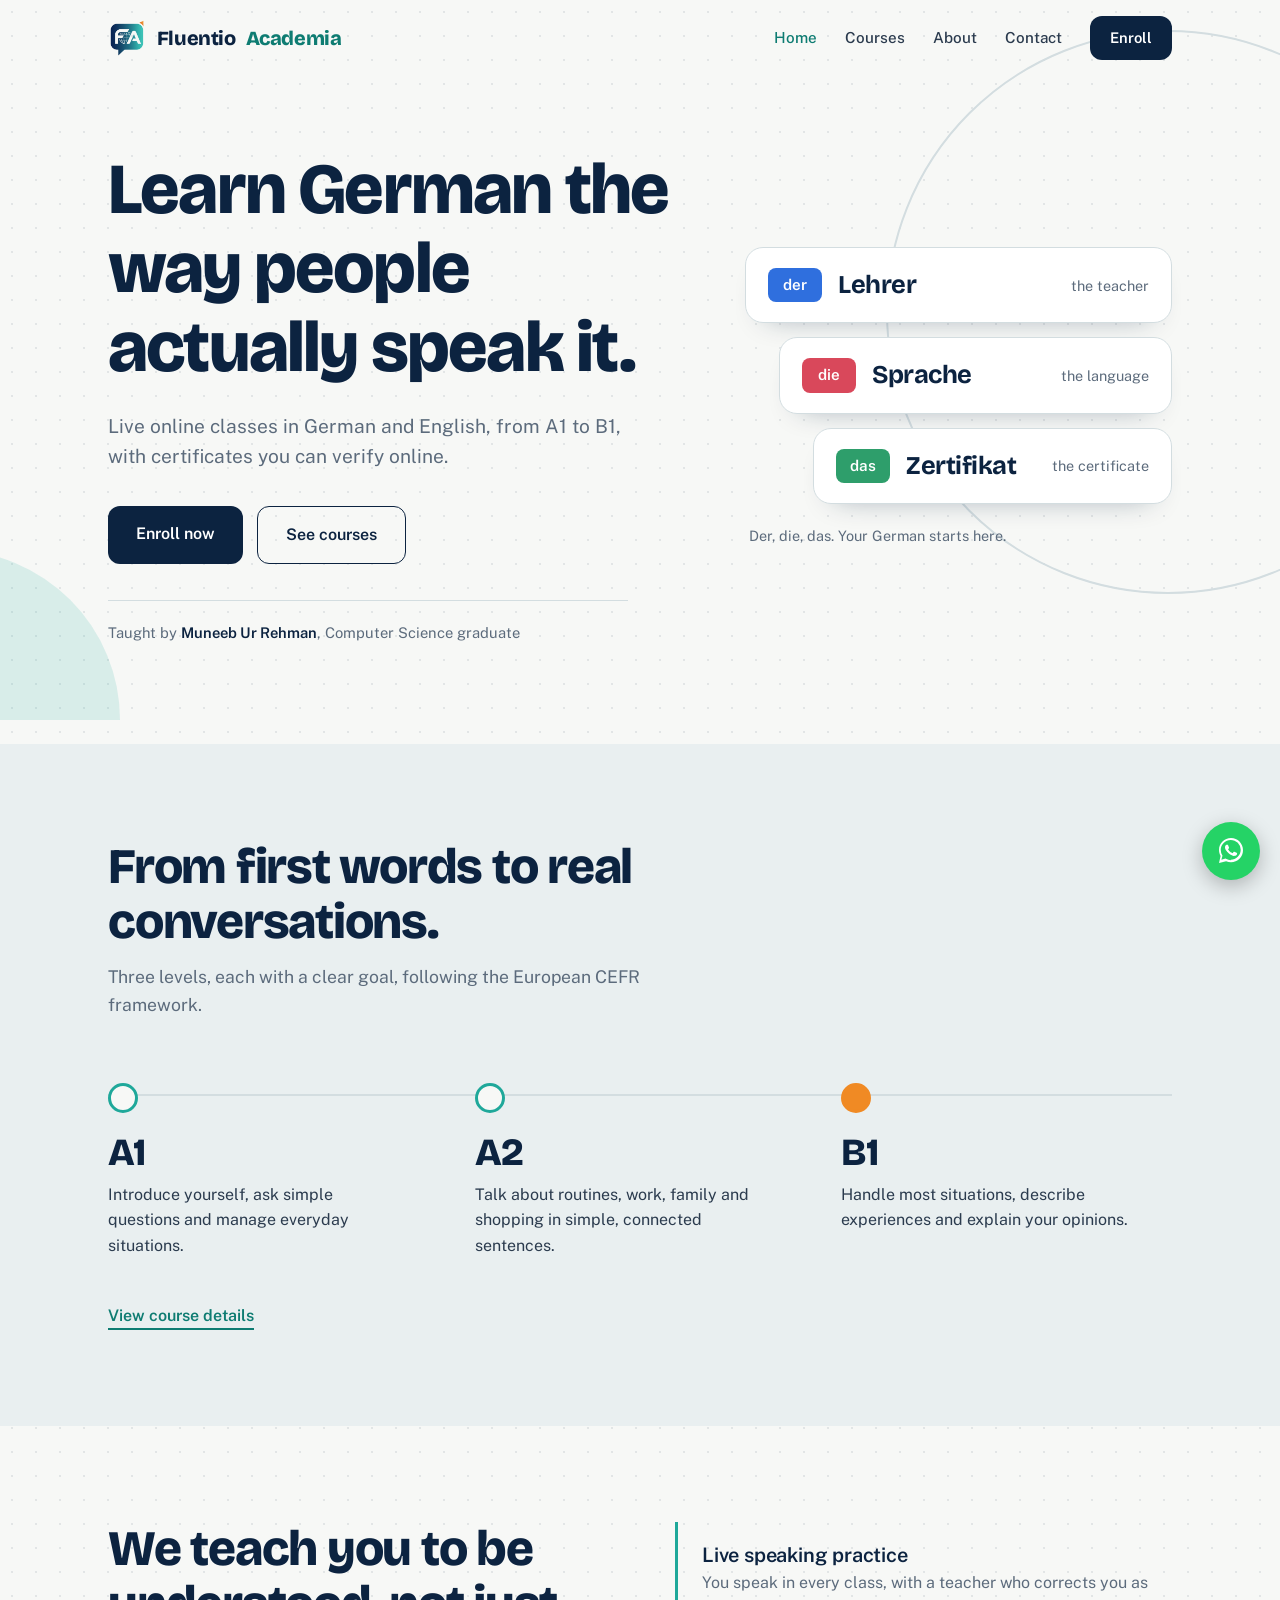
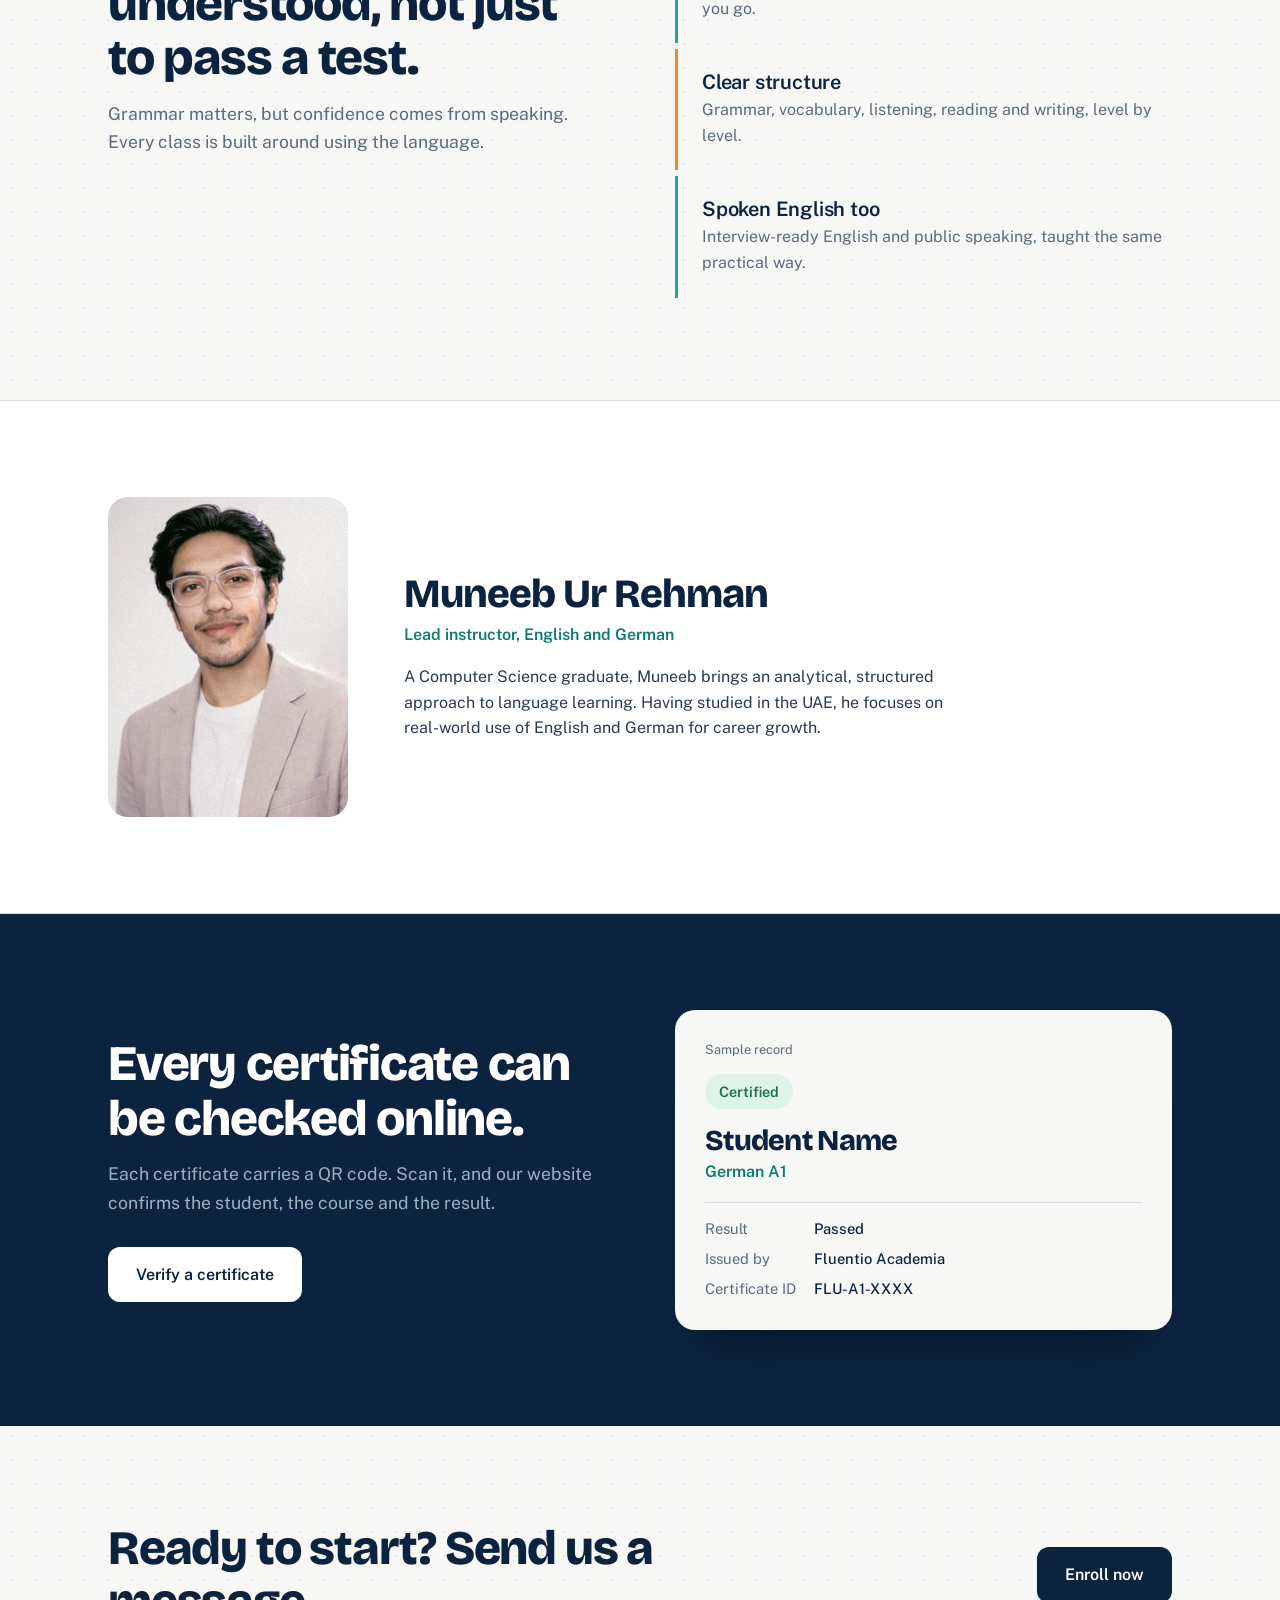
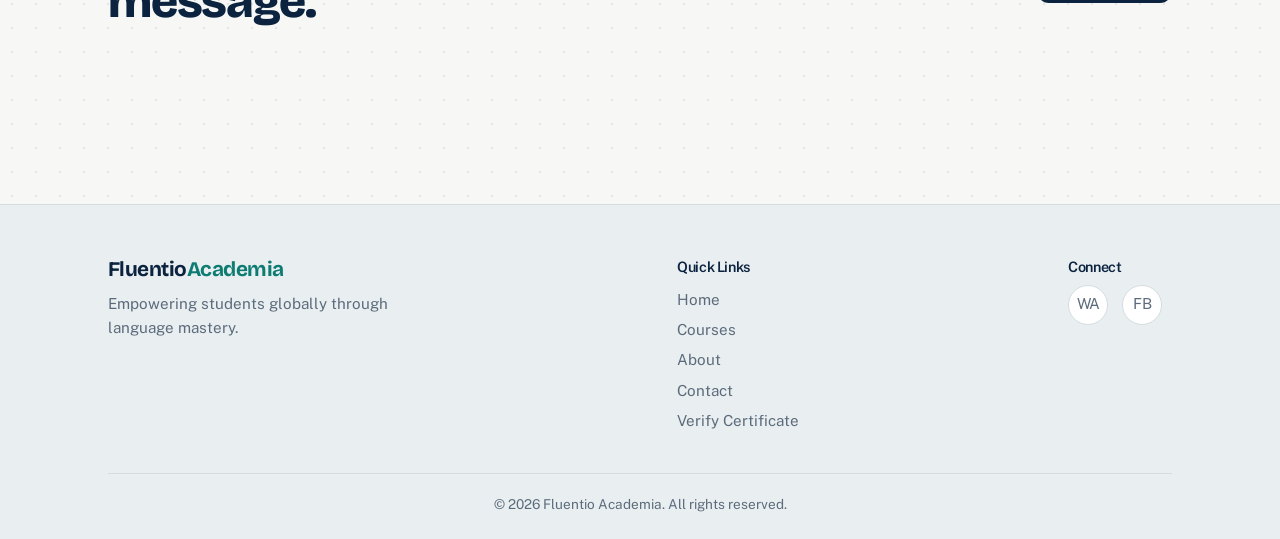
<file: index.html>
<!DOCTYPE html>
<html lang="en">
<head>
    <meta charset="UTF-8">
    <meta name="viewport" content="width=device-width, initial-scale=1.0">

    <title>Fluentio Academia | Learn German & English Online</title>

    <meta name="description" content="Fluentio Academia offers online German and English courses with structured lessons in grammar, vocabulary, speaking, listening, reading and writing. Learn German from A1 to B1 online.">

    <meta name="robots" content="index, follow">

    <link rel="canonical" href="https://muneebinu.github.io/Fluentio-Academia/">

    <!-- Google Search Console Verification -->
    <meta name="google-site-verification" content="ZrYTrTBHNGW5aCZRoIy50OeVQbkloS3wR7sVAbK1KYc">

    <!-- Open Graph -->
    <meta property="og:type" content="website">
    <meta property="og:title" content="Fluentio Academia | Learn German & English Online">
    <meta property="og:description" content="Learn German and English online with structured courses and practical lessons.">
    <meta property="og:url" content="https://muneebinu.github.io/Fluentio-Academia/">
    <meta property="og:site_name" content="Fluentio Academia">
<meta property="og:image" content="https://muneebinu.github.io/Fluentio-Academia/assets/logo.png">

    <!-- Twitter / X -->
    <meta name="twitter:card" content="summary">
    <meta name="twitter:title" content="Fluentio Academia | Learn German & English Online">
    <meta name="twitter:description" content="Learn German and English online with structured courses and practical lessons.">

    <!-- Fonts -->
    <link rel="preconnect" href="https://fonts.googleapis.com">
    <link rel="preconnect" href="https://fonts.gstatic.com" crossorigin>

    <link href="https://fonts.googleapis.com/css2?family=Inter:wght@400;500;600&family=Outfit:wght@500;700;800&display=swap" rel="stylesheet">

    <!-- Website CSS -->
    <link rel="stylesheet" href="style.css">

    <!-- Structured Data -->
    <script type="application/ld+json">
    {
      "@context": "https://schema.org",
      "@type": "EducationalOrganization",
      "name": "Fluentio Academia",
      "url": "https://muneebinu.github.io/Fluentio-Academia/",
      "description": "Fluentio Academia offers online German and English language courses with structured lessons in grammar, vocabulary, speaking, listening, reading and writing."
    }
    </script>
</head>
<body>

    <header id="header">
        <div class="container">
            <nav>
                <div class="logo">
                    <img src="assets/logo.png" alt="Fluentio Academia logo">
                    Fluentio<span>Academia</span>
                </div>
                <ul class="nav-links">
                    <li><a href="index.html" class="active">Home</a></li>
                    <li><a href="courses.html">Courses</a></li>
                    <li><a href="about.html">About</a></li>
                    <li><a href="contact.html">Contact</a></li>
                    <li><a href="contact.html" class="btn btn-primary">Enroll</a></li>
                </ul>
                <div class="hamburger" aria-label="Menu"><span></span><span></span><span></span></div>
            </nav>
        </div>
    </header>

    <main>
    <section class="hero">
        <div class="container hero-grid">
            <div>
                <h1>Learn German the way people actually speak it.</h1>
                <p class="lead">Live online classes in German and English, from A1 to B1, with certificates you can verify online.</p>
                <div class="actions">
                    <a href="contact.html" class="btn btn-primary">Enroll now</a>
                    <a href="courses.html" class="btn btn-secondary">See courses</a>
                </div>
                <p class="byline">Taught by <b>Muneeb Ur Rehman</b>, Computer Science graduate </p>
            </div>
            <div class="words" aria-label="German articles: der, die, das">
                <div class="word"><span class="art der">der</span><strong>Lehrer</strong><span class="en">the teacher</span></div>
                <div class="word"><span class="art die">die</span><strong>Sprache</strong><span class="en">the language</span></div>
                <div class="word"><span class="art das">das</span><strong>Zertifikat</strong><span class="en">the certificate</span></div>
                <p class="words-cap">Der, die, das. Your German starts here.</p>
            </div>
        </div>
    </section>

    <section class="sec levels">
        <div class="container">
            <h2 class="big">From first words to real conversations.</h2>
            <p class="kicker-p">Three levels, each with a clear goal, following the European CEFR framework.</p>
            <div class="track">
                <div class="lv"><h3>A1</h3><p>Introduce yourself, ask simple questions and manage everyday situations.</p></div>
                <div class="lv"><h3>A2</h3><p>Talk about routines, work, family and shopping in simple, connected sentences.</p></div>
                <div class="lv"><h3>B1</h3><p>Handle most situations, describe experiences and explain your opinions.</p></div>
            </div>
            <a href="courses.html" class="more">View course details</a>
        </div>
    </section>

    <section class="sec">
        <div class="container why-grid">
            <div>
                <h2 class="big">We teach you to be understood, not just to pass a test.</h2>
                <p class="kicker-p">Grammar matters, but confidence comes from speaking. Every class is built around using the language.</p>
            </div>
            <ul class="points">
                <li><h3>Live speaking practice</h3><p>You speak in every class, with a teacher who corrects you as you go.</p></li>
                <li><h3>Clear structure</h3><p>Grammar, vocabulary, listening, reading and writing, level by level.</p></li>
                <li><h3>Spoken English too</h3><p>Interview-ready English and public speaking, taught the same practical way.</p></li>
            </ul>
        </div>
    </section>

    <section class="sec teach">
        <div class="container teach-grid">
            <img src="assets/muneeb.jpg" alt="Muneeb Ur Rehman, lead instructor">
            <div>
                <h2>Muneeb Ur Rehman</h2>
                <div class="role">Lead instructor, English and German</div>
                <p class="bio">A Computer Science graduate, Muneeb brings an analytical, structured approach to language learning. Having studied in the UAE, he focuses on real-world use of English and German for career growth.</p>
            </div>
        </div>
    </section>

    <section class="sec verify">
        <div class="container verify-grid">
            <div>
                <h2 class="big">Every certificate can be checked online.</h2>
                <p class="kicker-p">Each certificate carries a QR code. Scan it, and our website confirms the student, the course and the result.</p>
                <a href="verify.html" class="btn">Verify a certificate</a>
            </div>
            <div class="record" aria-label="Sample certificate record">
                <div class="lab">Sample record</div>
                <span class="ok">Certified</span>
                <h3>Student Name</h3>
                <div class="c">German A1</div>
                <dl><dt>Result</dt><dd>Passed</dd><dt>Issued by</dt><dd>Fluentio Academia</dd><dt>Certificate ID</dt><dd>FLU-A1-XXXX</dd></dl>
            </div>
        </div>
    </section>

    <section class="sec">
        <div class="container closing-box">
            <h2>Ready to start? Send us a message.</h2>
            <a href="contact.html" class="btn btn-primary">Enroll now</a>
        </div>
    </section>
    </main>

    <footer>
        <div class="container">
            <div class="footer-content">
                <div>
                    <h3>Fluentio<span>Academia</span></h3>
                    <p style="max-width: 300px; margin-top: 10px;">Empowering students globally through language mastery.</p>
                </div>
                <div>
                    <h4>Quick Links</h4>
                    <ul style="margin-top: 10px; line-height: 2;">
                        <li><a href="index.html">Home</a></li>
                        <li><a href="courses.html">Courses</a></li>
                        <li><a href="about.html">About</a></li>
                        <li><a href="contact.html">Contact</a></li>
                        <li><a href="verify.html">Verify Certificate</a></li>
                    </ul>
                </div>
                <div>
                    <h4>Connect</h4>
                    <div class="socials" style="margin-top: 10px;">
                        <a href="https://wa.me/923415102172" target="_blank" rel="noopener" aria-label="WhatsApp">WA</a>
                        <a href="https://www.facebook.com/profile.php?id=61594487991673" target="_blank" rel="noopener" aria-label="Facebook">FB</a>
                    </div>
                </div>
            </div>
            <div style="border-top: 1px solid var(--line); padding-top: 20px; text-align: center; font-size: 0.85rem;">
                &copy; <span id="year"></span> Fluentio Academia. All rights reserved.
            </div>
        </div>
    </footer>

    <script src="script.js"></script>
</body>
</html>
</file>
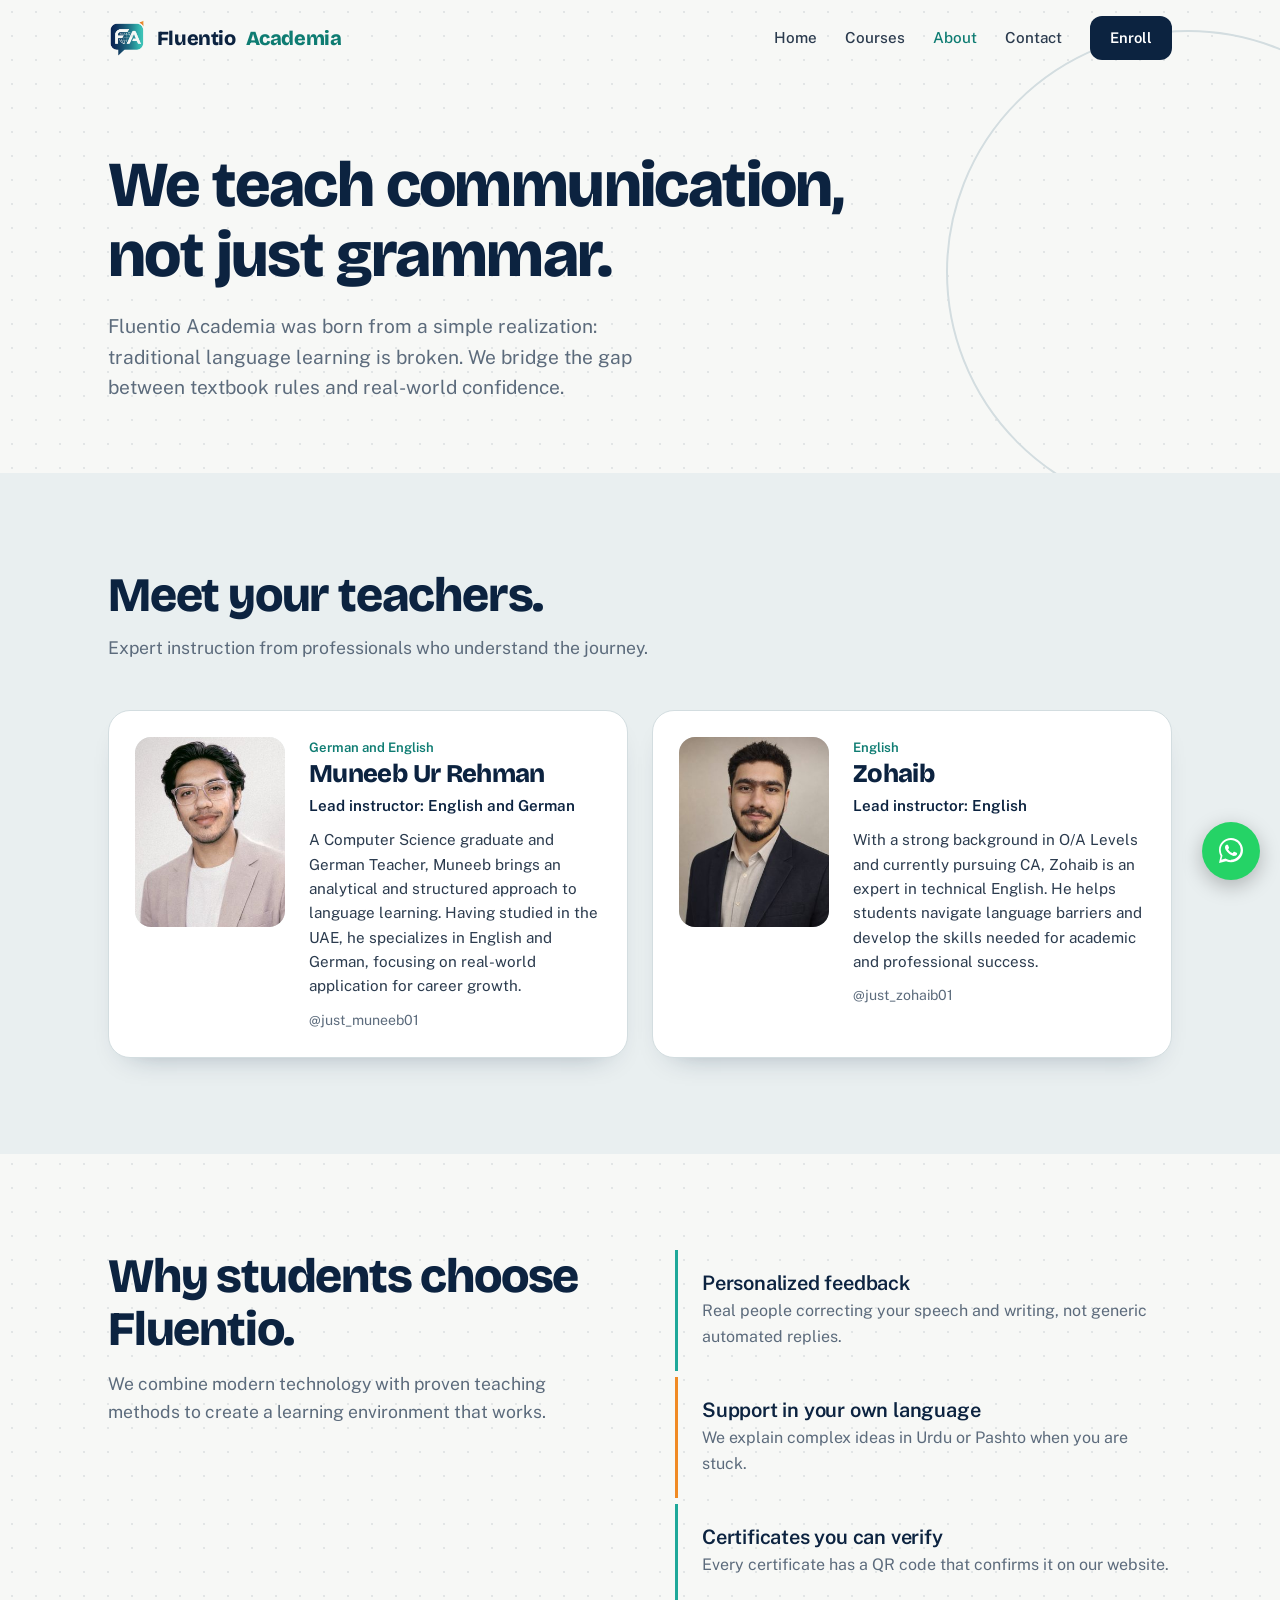
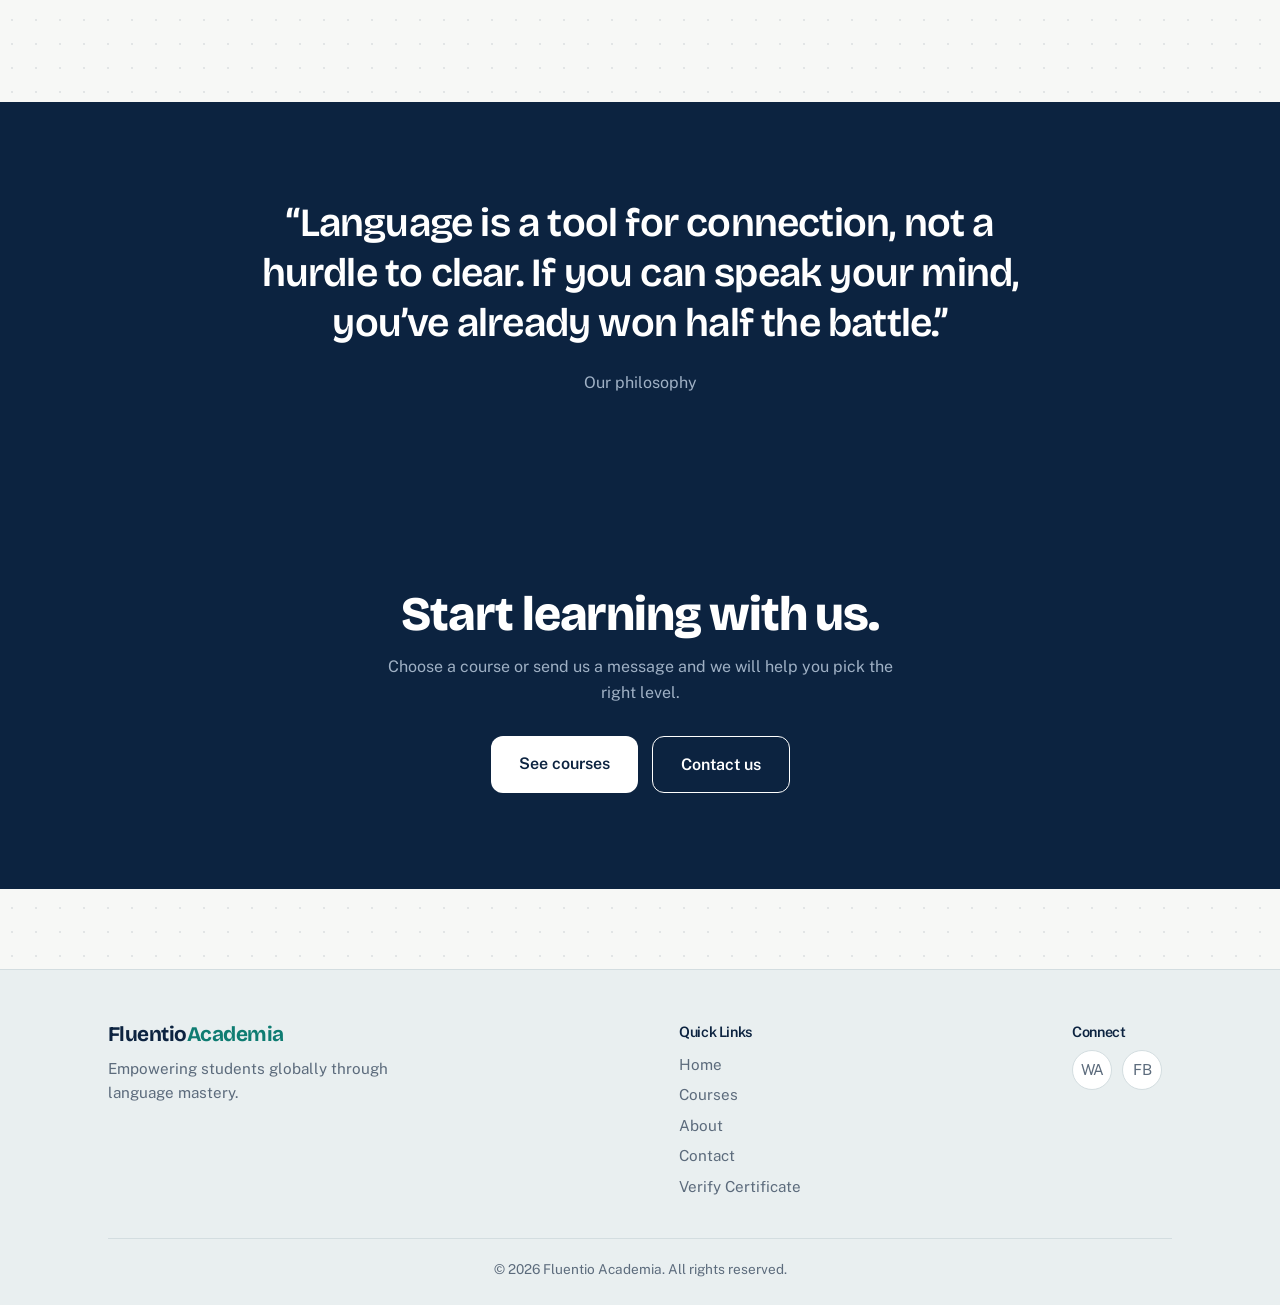
<file: about.html>
<!DOCTYPE html>
<html lang="en">
<head>
    <meta charset="UTF-8">
    <meta name="viewport" content="width=device-width, initial-scale=1.0">
    <title>About Our Mission | Fluentio Academia</title>
    <meta name="description" content="Meet the team behind Fluentio Academia and discover why we focus on real-world communication, not just grammar rules, for German and English learners worldwide.">
    <link rel="canonical" href="https://muneebinu.github.io/Fluentio-Academia/about.html">
    <link rel="preconnect" href="https://fonts.googleapis.com">
    <link rel="preconnect" href="https://fonts.gstatic.com" crossorigin>
    <link rel="stylesheet" href="style.css">
    <meta property="og:type" content="website">
    <meta property="og:title" content="About Our Mission | Fluentio Academia">
    <meta property="og:description" content="Meet the team behind Fluentio Academia and discover why we focus on real-world communication, not just grammar rules, for German and English learners worldwide.">
    <meta property="og:url" content="https://muneebinu.github.io/Fluentio-Academia/about.html">
    <meta property="og:image" content="https://muneebinu.github.io/Fluentio-Academia/assets/logo.png">
    <meta name="twitter:card" content="summary">
    <meta name="twitter:title" content="About Our Mission | Fluentio Academia">
    <meta name="twitter:description" content="Meet the team behind Fluentio Academia and discover why we focus on real-world communication, not just grammar rules, for German and English learners worldwide.">
    <meta name="twitter:image" content="https://muneebinu.github.io/Fluentio-Academia/assets/logo.png">
<style>
.fac{display:grid;grid-template-columns:1fr 1fr;gap:24px}
.person{display:grid;grid-template-columns:150px 1fr;gap:24px;background:#fff;border:1px solid var(--line);border-radius:22px;padding:26px;box-shadow:var(--shadow)}
.person img{width:150px;height:190px;object-fit:cover;object-position:top;border-radius:16px;background:var(--mist)}
.person .tag{font-size:.82rem;font-weight:600;color:var(--teal)}
.person h3{font-size:1.6rem;font-weight:800;margin:2px 0}
.person .role{color:var(--ink);font-weight:600;font-size:.95rem;margin-bottom:10px}
.person p{font-size:.95rem}.person .handle{margin-top:10px;font-size:.88rem;color:var(--gray)}
.why{display:grid;grid-template-columns:1fr 1fr;gap:70px;align-items:start}
.points li{padding:22px 0 22px 24px;border-left:3px solid var(--teal-l);margin-bottom:6px}
.points li:nth-child(2){border-color:var(--orange)}
.points h3{font-size:1.25rem;font-weight:600;font-family:var(--font-body);letter-spacing:-.01em;margin-bottom:4px}
.points p{color:var(--gray)}
.quote{background:var(--ink);text-align:center}
.quote blockquote{font-family:var(--font-head);font-size:clamp(1.6rem,3.4vw,2.5rem);font-weight:600;color:#fff;line-height:1.25;letter-spacing:-.02em;max-width:820px;margin:0 auto}
.quote cite{display:block;margin-top:22px;font-style:normal;color:#9fb0c4}
@media(max-width:900px){.fac,.why{grid-template-columns:1fr;gap:30px}.person{grid-template-columns:1fr}.person img{width:140px;height:176px}}
</style>
</head>
<body>
<header id="header"><div class="container"><nav>
<div class="logo"><img src="assets/logo.png" alt="Fluentio Academia logo">Fluentio<span>Academia</span></div>
<ul class="nav-links"><li><a href="index.html">Home</a></li><li><a href="courses.html">Courses</a></li><li><a href="about.html" class="active">About</a></li><li><a href="contact.html">Contact</a></li><li><a href="contact.html" class="btn btn-primary">Enroll</a></li></ul>
<div class="hamburger" aria-label="Menu"><span></span><span></span><span></span></div>
</nav></div></header>

<main>
<section class="page-head"><div class="container">
<h1>We teach communication, not just grammar.</h1>
<p>Fluentio Academia was born from a simple realization: traditional language learning is broken. We bridge the gap between textbook rules and real-world confidence.</p>
</div></section>

<section class="sec band"><div class="container">
<div class="sec-head"><h2>Meet your teachers.</h2><p>Expert instruction from professionals who understand the journey.</p></div>
<div class="fac">
<div class="person reveal"><img src="assets/muneeb.jpg" alt="Muneeb Ur Rehman"><div>
<div class="tag">German and English</div><h3>Muneeb Ur Rehman</h3><div class="role">Lead instructor: English and German</div>
<p>A Computer Science graduate and German Teacher, Muneeb brings an analytical and structured approach to language learning. Having studied in the UAE, he specializes in English and German, focusing on real-world application for career growth.</p>
<div class="handle">@just_muneeb01</div></div></div>
<div class="person reveal"><img src="assets/zohaib.jpg" alt="Zohaib"><div>
<div class="tag">English</div><h3>Zohaib</h3><div class="role">Lead instructor: English</div>
<p>With a strong background in O/A Levels and currently pursuing CA, Zohaib is an expert in technical English. He helps students navigate language barriers and develop the skills needed for academic and professional success.</p>
<div class="handle">@just_zohaib01</div></div></div>
</div></div></section>

<section class="sec"><div class="container why">
<div><h2 class="big" style="font-size:clamp(2rem,4vw,3rem);font-weight:800;max-width:560px">Why students choose Fluentio.</h2>
<p style="color:var(--gray);font-size:1.1rem;margin-top:14px;max-width:520px">We combine modern technology with proven teaching methods to create a learning environment that works.</p></div>
<ul class="points reveal">
<li><h3>Personalized feedback</h3><p>Real people correcting your speech and writing, not generic automated replies.</p></li>
<li><h3>Support in your own language</h3><p>We explain complex ideas in Urdu or Pashto when you are stuck.</p></li>
<li><h3>Certificates you can verify</h3><p>Every certificate has a QR code that confirms it on our website.</p></li>
</ul></div></section>

<section class="sec quote"><div class="container">
<blockquote class="reveal">&ldquo;Language is a tool for connection, not a hurdle to clear. If you can speak your mind, you&rsquo;ve already won half the battle.&rdquo;</blockquote>
<cite>Our philosophy</cite>
</div></section>

<section class="sec cta-band"><div class="container">
<h2>Start learning with us.</h2>
<p>Choose a course or send us a message and we will help you pick the right level.</p>
<div class="actions"><a href="courses.html" class="btn btn-primary">See courses</a><a href="contact.html" class="btn btn-secondary">Contact us</a></div>
</div></section>
</main>
<footer><div class="container">
<div class="footer-content">
<div><h3>Fluentio<span>Academia</span></h3><p style="max-width:300px;margin-top:10px">Empowering students globally through language mastery.</p></div>
<div><h4>Quick Links</h4><ul style="margin-top:10px;line-height:2"><li><a href="index.html">Home</a></li><li><a href="courses.html">Courses</a></li><li><a href="about.html">About</a></li><li><a href="contact.html">Contact</a></li><li><a href="verify.html">Verify Certificate</a></li></ul></div>
<div><h4>Connect</h4><div class="socials" style="margin-top:10px"><a href="https://wa.me/923415102172" target="_blank" rel="noopener" aria-label="WhatsApp">WA</a><a href="https://www.facebook.com/profile.php?id=61594487991673" target="_blank" rel="noopener" aria-label="Facebook">FB</a></div></div>
</div>
<div style="border-top:1px solid var(--line);padding-top:20px;text-align:center;font-size:.85rem">&copy; <span id="year"></span> Fluentio Academia. All rights reserved.</div>
</div></footer>

<script src="script.js"></script>
</body>
</html>
</file>
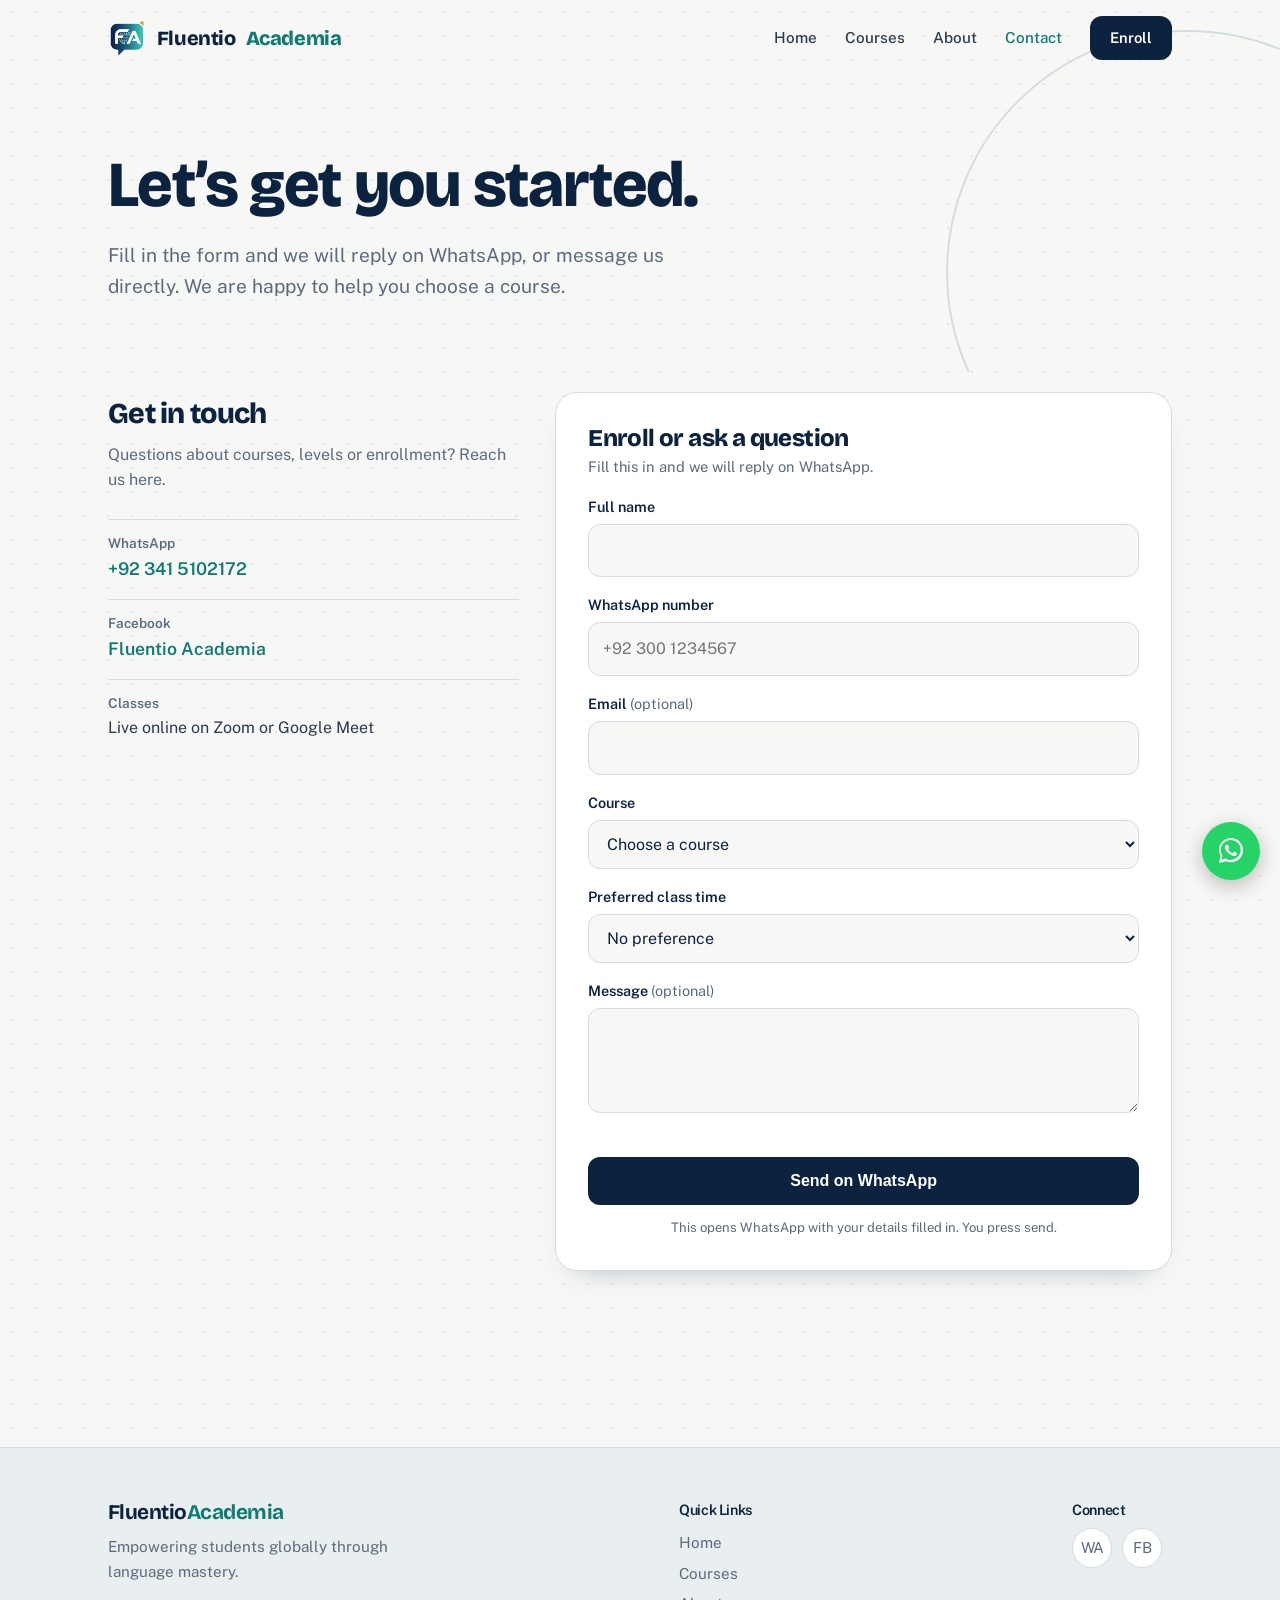
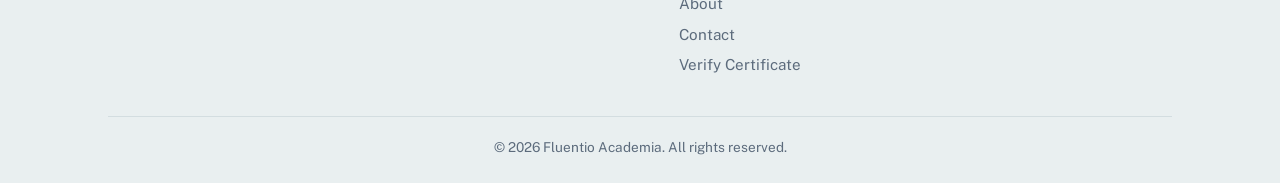
<file: contact.html>
<!DOCTYPE html>
<html lang="en">
<head>
    <meta charset="UTF-8">
    <meta name="viewport" content="width=device-width, initial-scale=1.0">
    <title>Contact | Fluentio Academia</title>
    <meta name="description" content="Get in touch with Fluentio Academia. Reach out for enrollment, course questions, or support for our online German and English language courses.">
    <link rel="canonical" href="https://muneebinu.github.io/Fluentio-Academia/contact.html">
    <link rel="preconnect" href="https://fonts.googleapis.com">
    <link rel="preconnect" href="https://fonts.gstatic.com" crossorigin>
    <link rel="stylesheet" href="style.css">
    <meta property="og:type" content="website">
    <meta property="og:title" content="Contact | Fluentio Academia">
    <meta property="og:description" content="Get in touch with Fluentio Academia. Reach out for enrollment, course questions, or support for our online German and English language courses.">
    <meta property="og:url" content="https://muneebinu.github.io/Fluentio-Academia/contact.html">
    <meta property="og:image" content="https://muneebinu.github.io/Fluentio-Academia/assets/logo.png">
    <meta name="twitter:card" content="summary">
    <meta name="twitter:title" content="Contact | Fluentio Academia">
    <meta name="twitter:description" content="Get in touch with Fluentio Academia. Reach out for enrollment, course questions, or support for our online German and English language courses.">
    <meta name="twitter:image" content="https://muneebinu.github.io/Fluentio-Academia/assets/logo.png">
    <style>
.cwrap{display:grid;grid-template-columns:.8fr 1.2fr;gap:36px;align-items:start}
.info{padding:6px 0}
.info h2{font-size:1.8rem;font-weight:800;margin-bottom:12px}
.info p{color:var(--gray);margin-bottom:26px}
.info .row{padding:16px 0;border-top:1px solid var(--line)}
.info .row h3{font-family:var(--font-body);font-size:.85rem;font-weight:600;color:var(--gray);letter-spacing:0;margin-bottom:4px}
.info .row a{font-weight:600;color:var(--teal);font-size:1.1rem}
.info .row a:hover{text-decoration:underline}
.info .row span{color:var(--text)}
.enroll-form{background:#fff;border:1px solid var(--line);border-radius:22px;padding:32px;box-shadow:var(--shadow)}
.enroll-form h3{font-size:1.5rem;font-weight:800;margin-bottom:4px}
.ef-sub{color:var(--gray);font-size:.92rem;margin-bottom:12px}
.enroll-form label{display:block;font-weight:600;font-size:.9rem;margin:16px 0 6px;color:var(--ink)}
.enroll-form label span{color:var(--gray);font-weight:400}
.enroll-form input,.enroll-form select,.enroll-form textarea{width:100%;padding:13px 14px;border:1px solid var(--line);border-radius:12px;font:inherit;background:var(--paper);color:var(--ink)}
.enroll-form input:focus,.enroll-form select:focus,.enroll-form textarea:focus{outline:2px solid var(--teal-l);border-color:transparent;background:#fff}
#ef-trap{position:absolute;left:-9999px;height:0;width:0;opacity:0}
.ef-error{color:#b91c1c;font-size:.9rem;min-height:1.2em;margin:12px 0 8px}
.enroll-form .btn{width:100%}
.ef-note{color:var(--gray);font-size:.82rem;text-align:center;margin-top:12px}
@media(max-width:900px){.cwrap{grid-template-columns:1fr;gap:28px}.enroll-form{padding:24px}}
</style>
</head>
<body>
<header id="header"><div class="container"><nav>
<div class="logo"><img src="assets/logo.png" alt="Fluentio Academia logo">Fluentio<span>Academia</span></div>
<ul class="nav-links"><li><a href="index.html">Home</a></li><li><a href="courses.html">Courses</a></li><li><a href="about.html">About</a></li><li><a href="contact.html" class="active">Contact</a></li><li><a href="contact.html" class="btn btn-primary">Enroll</a></li></ul>
<div class="hamburger" aria-label="Menu"><span></span><span></span><span></span></div>
</nav></div></header>

<main>
<section class="page-head"><div class="container">
<h1>Let&rsquo;s get you started.</h1>
<p>Fill in the form and we will reply on WhatsApp, or message us directly. We are happy to help you choose a course.</p>
</div></section>

<section class="sec" style="padding-top:20px"><div class="container cwrap">
<div class="info reveal">
<h2>Get in touch</h2>
<p>Questions about courses, levels or enrollment? Reach us here.</p>
<div class="row"><h3>WhatsApp</h3><a href="https://wa.me/923415102172" target="_blank" rel="noopener">+92 341 5102172</a></div>
<div class="row"><h3>Facebook</h3><a href="https://www.facebook.com/profile.php?id=61594487991673" target="_blank" rel="noopener">Fluentio Academia</a></div>
<div class="row"><h3>Classes</h3><span>Live online on Zoom or Google Meet</span></div>
</div>
<div class="reveal">
<form id="enroll-form" class="enroll-form" novalidate>
                        <h3>Enroll or ask a question</h3>
                        <p class="ef-sub">Fill this in and we will reply on WhatsApp.</p>

                        <label for="ef-name">Full name</label>
                        <input id="ef-name" name="name" type="text" autocomplete="name" required>

                        <label for="ef-phone">WhatsApp number</label>
                        <input id="ef-phone" name="phone" type="tel" autocomplete="tel" placeholder="+92 300 1234567" required>

                        <label for="ef-email">Email <span>(optional)</span></label>
                        <input id="ef-email" name="email" type="email" autocomplete="email">

                        <label for="ef-course">Course</label>
                        <select id="ef-course" name="course" required>
                            <option value="">Choose a course</option>
                            <option>German A1</option>
                            <option>German A2</option>
                            <option>German B1</option>
                            <option>Spoken English</option>
                            <option>Not sure yet</option>
                        </select>

                        <label for="ef-time">Preferred class time</label>
                        <select id="ef-time" name="time">
                            <option value="">No preference</option>
                            <option>Morning</option>
                            <option>Afternoon</option>
                            <option>Evening</option>
                        </select>

                        <label for="ef-msg">Message <span>(optional)</span></label>
                        <textarea id="ef-msg" name="message" rows="3"></textarea>

                        <input type="text" name="website" id="ef-trap" tabindex="-1" autocomplete="off" aria-hidden="true">

                        <p class="ef-error" id="ef-error" role="alert"></p>
                        <button type="submit" class="btn btn-primary">Send on WhatsApp</button>
                        <p class="ef-note">This opens WhatsApp with your details filled in. You press send.</p>
                    </form>
</div>
</div></section>
</main>
<footer><div class="container">
<div class="footer-content">
<div><h3>Fluentio<span>Academia</span></h3><p style="max-width:300px;margin-top:10px">Empowering students globally through language mastery.</p></div>
<div><h4>Quick Links</h4><ul style="margin-top:10px;line-height:2"><li><a href="index.html">Home</a></li><li><a href="courses.html">Courses</a></li><li><a href="about.html">About</a></li><li><a href="contact.html">Contact</a></li><li><a href="verify.html">Verify Certificate</a></li></ul></div>
<div><h4>Connect</h4><div class="socials" style="margin-top:10px"><a href="https://wa.me/923415102172" target="_blank" rel="noopener" aria-label="WhatsApp">WA</a><a href="https://www.facebook.com/profile.php?id=61594487991673" target="_blank" rel="noopener" aria-label="Facebook">FB</a></div></div>
</div>
<div style="border-top:1px solid var(--line);padding-top:20px;text-align:center;font-size:.85rem">&copy; <span id="year"></span> Fluentio Academia. All rights reserved.</div>
</div></footer>

<script src="script.js"></script>
<script>
document.getElementById('enroll-form').addEventListener('submit', function (e) {
        e.preventDefault();
        var f = e.target, err = document.getElementById('ef-error');
        if (f.website.value) return; // spam trap
        var name = f.name.value.trim(), phone = f.phone.value.trim(), course = f.course.value;
        if (!name || !phone || !course) { err.textContent = 'Please fill in your name, WhatsApp number and course.'; return; }
        if (phone.replace(/\D/g, '').length < 10) { err.textContent = 'Please enter a valid WhatsApp number.'; return; }
        err.textContent = '';
        var lines = ['Hello Fluentio Academia, I would like to enroll.', '',
            'Name: ' + name, 'WhatsApp: ' + phone, 'Course: ' + course];
        if (f.email.value.trim()) lines.push('Email: ' + f.email.value.trim());
        if (f.time.value) lines.push('Preferred time: ' + f.time.value);
        if (f.message.value.trim()) lines.push('Message: ' + f.message.value.trim());
        window.open('https://wa.me/923415102172?text=' + encodeURIComponent(lines.join('\n')), '_blank', 'noopener');
    });
    </script>
</body>
</html>
</file>
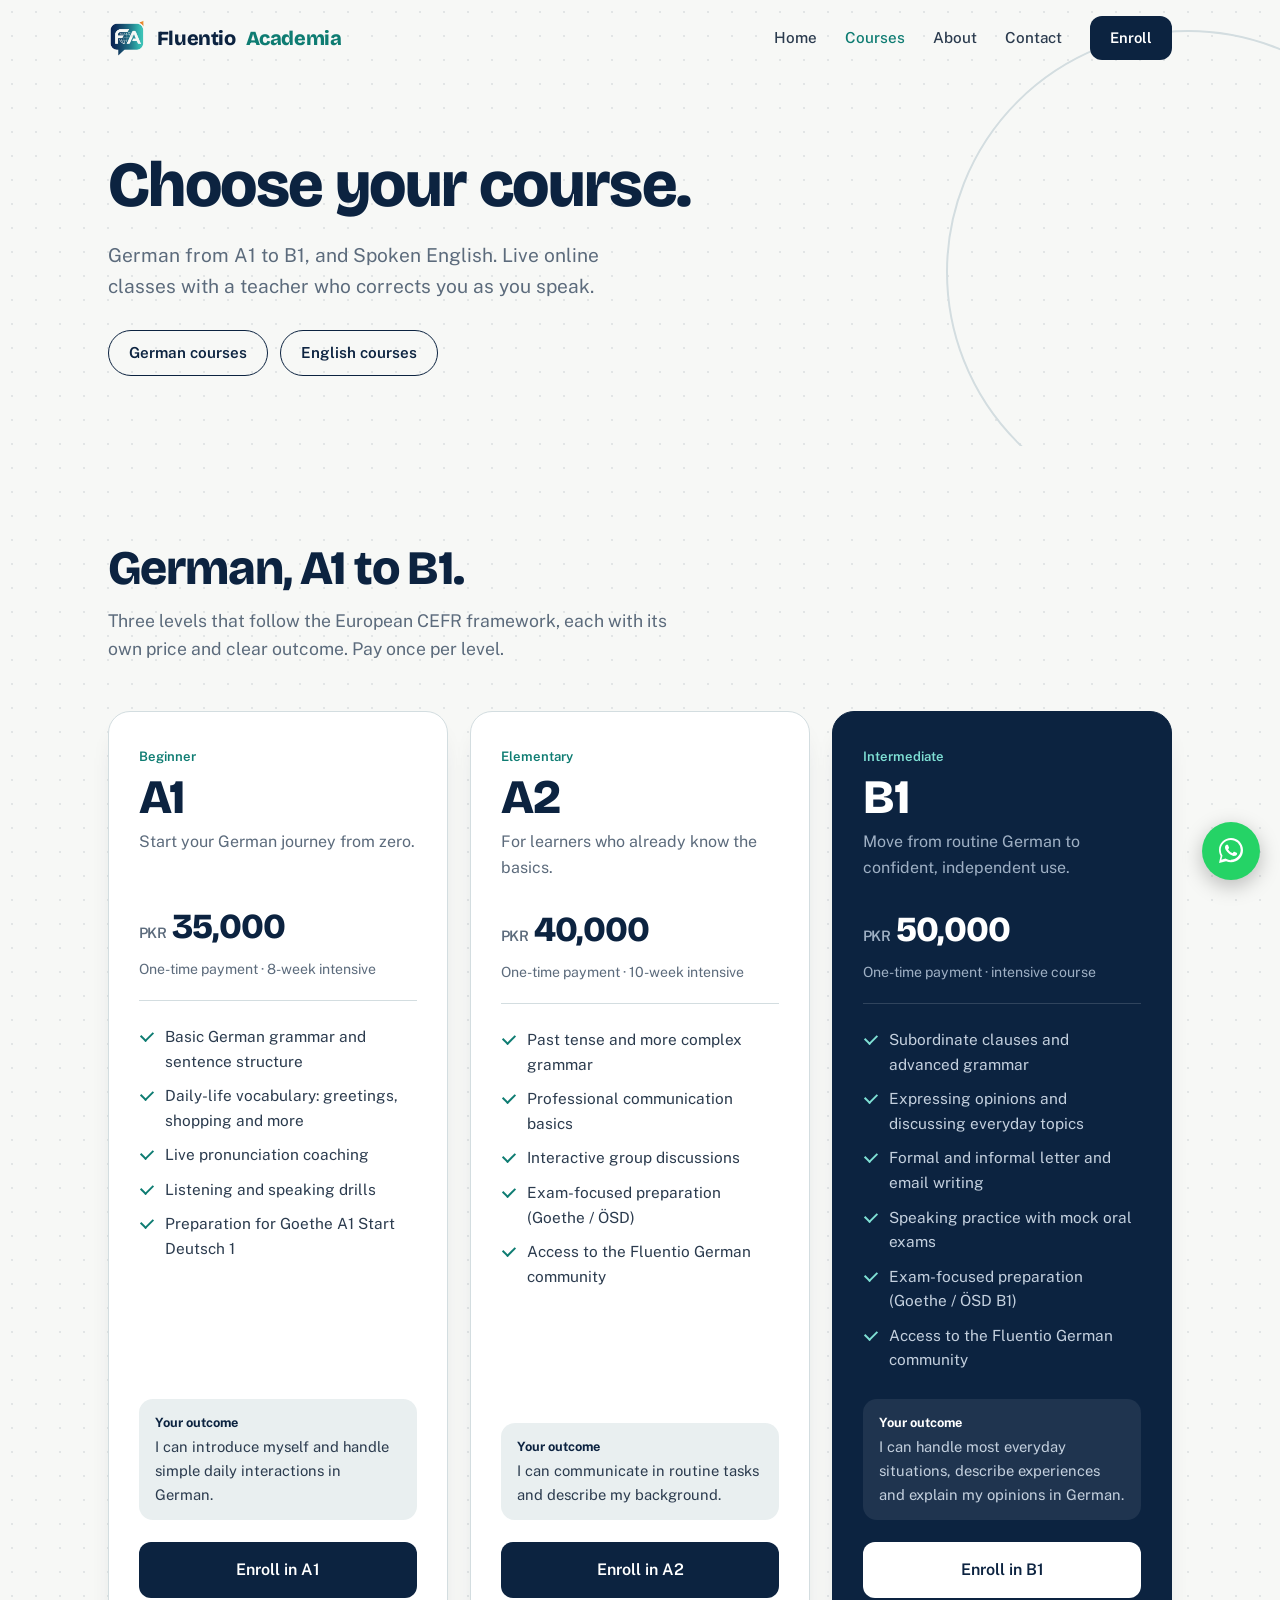
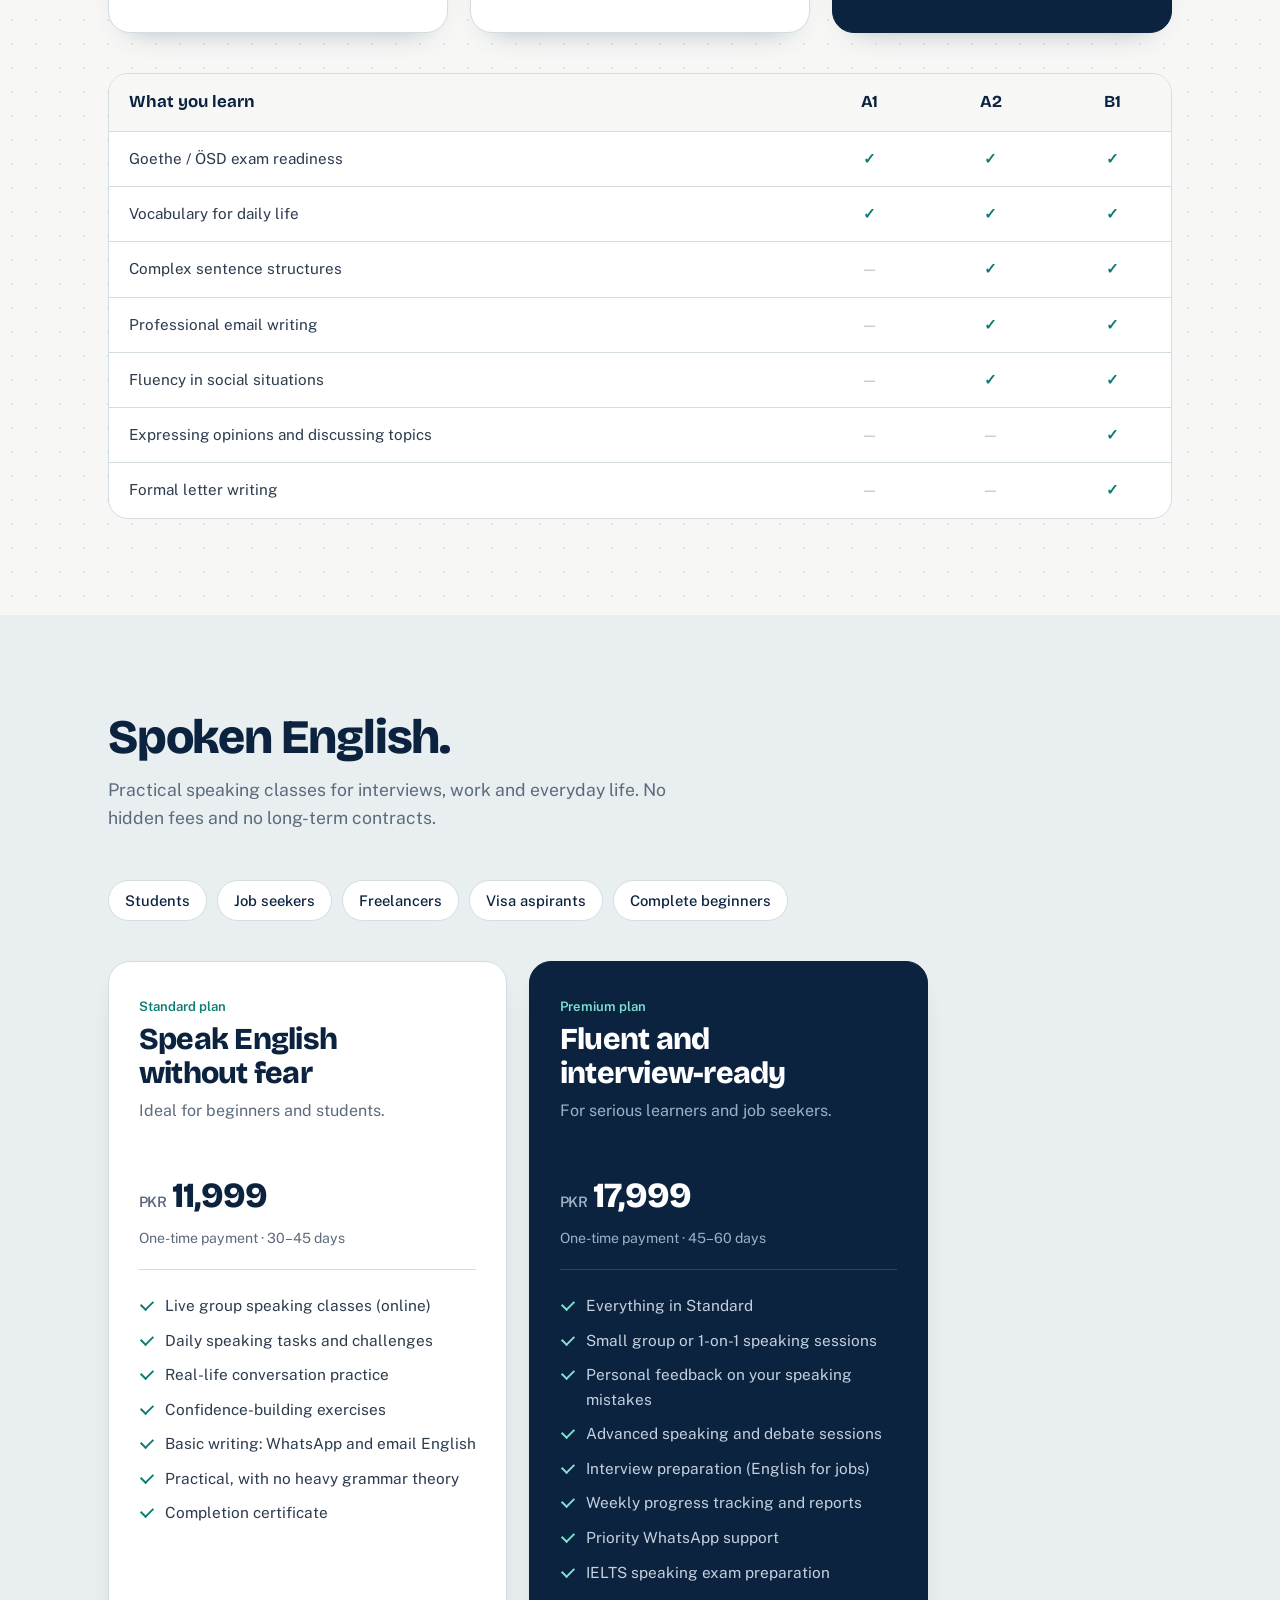
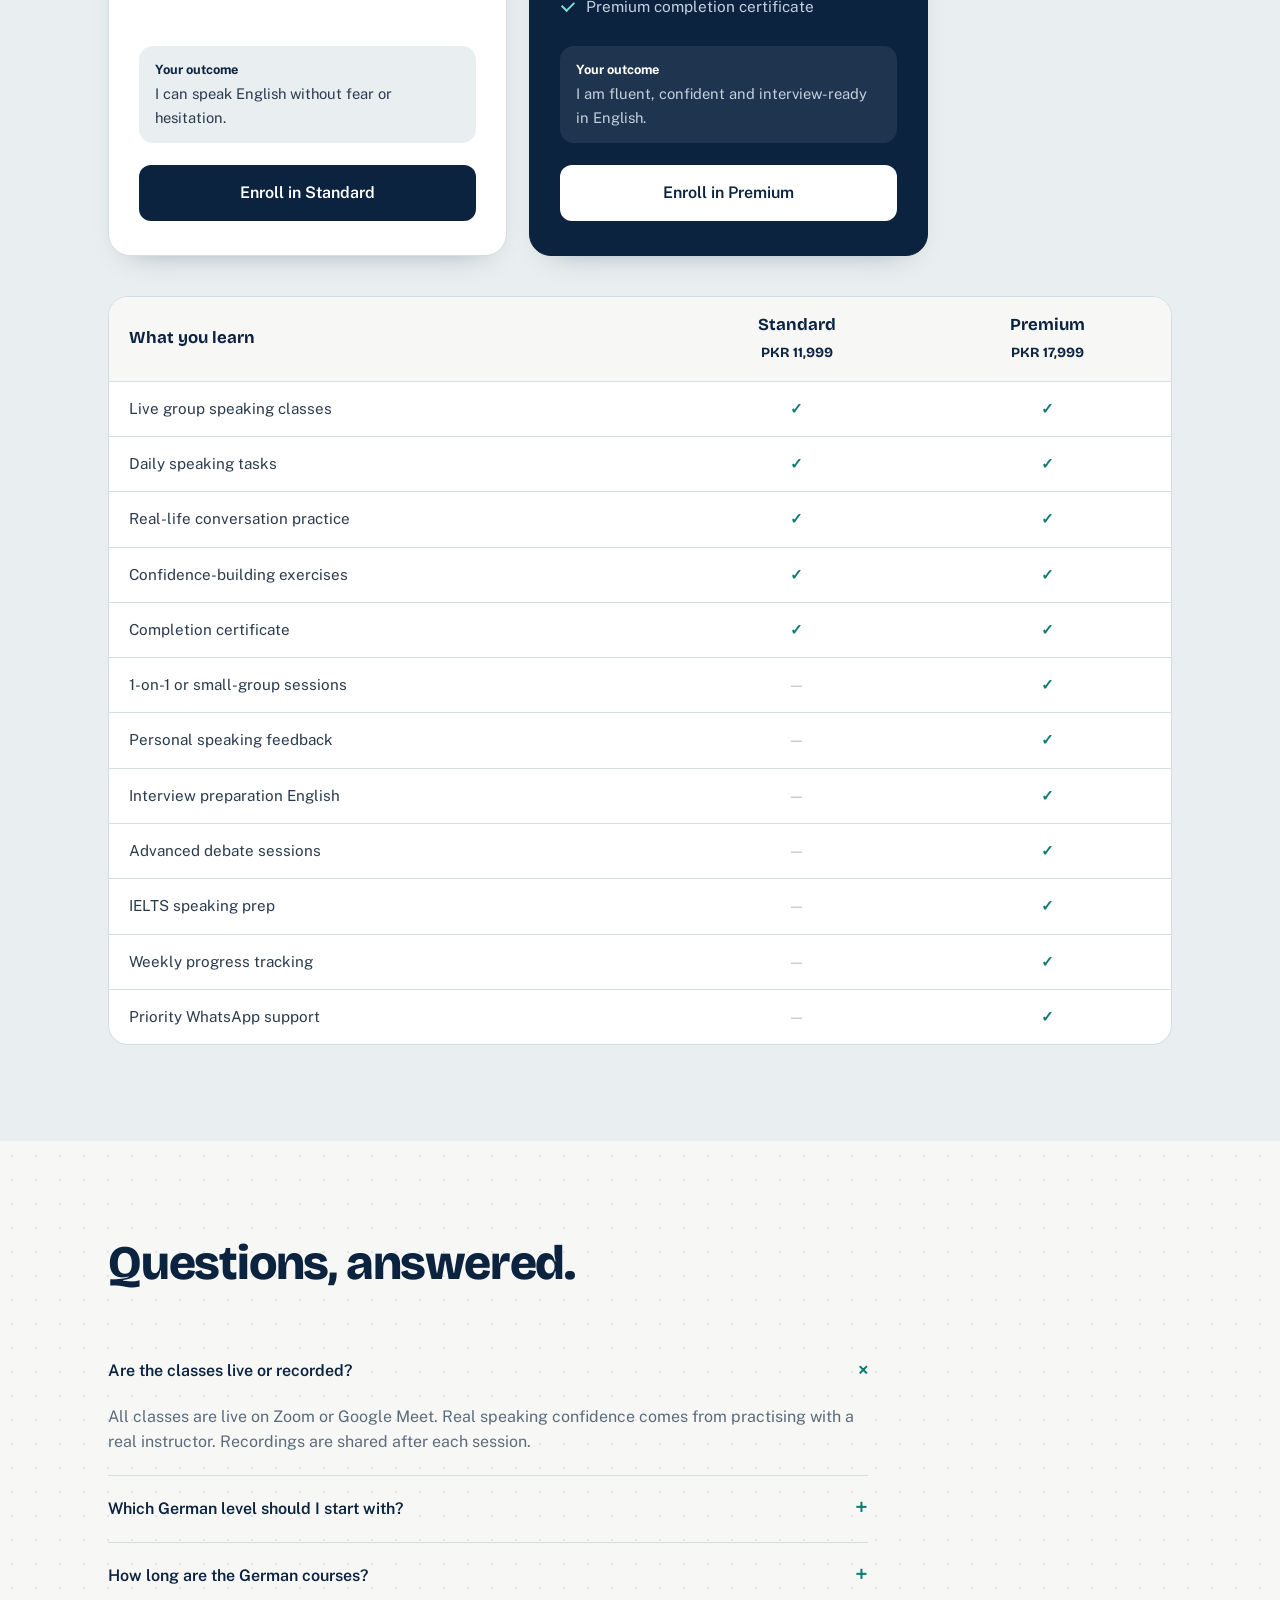
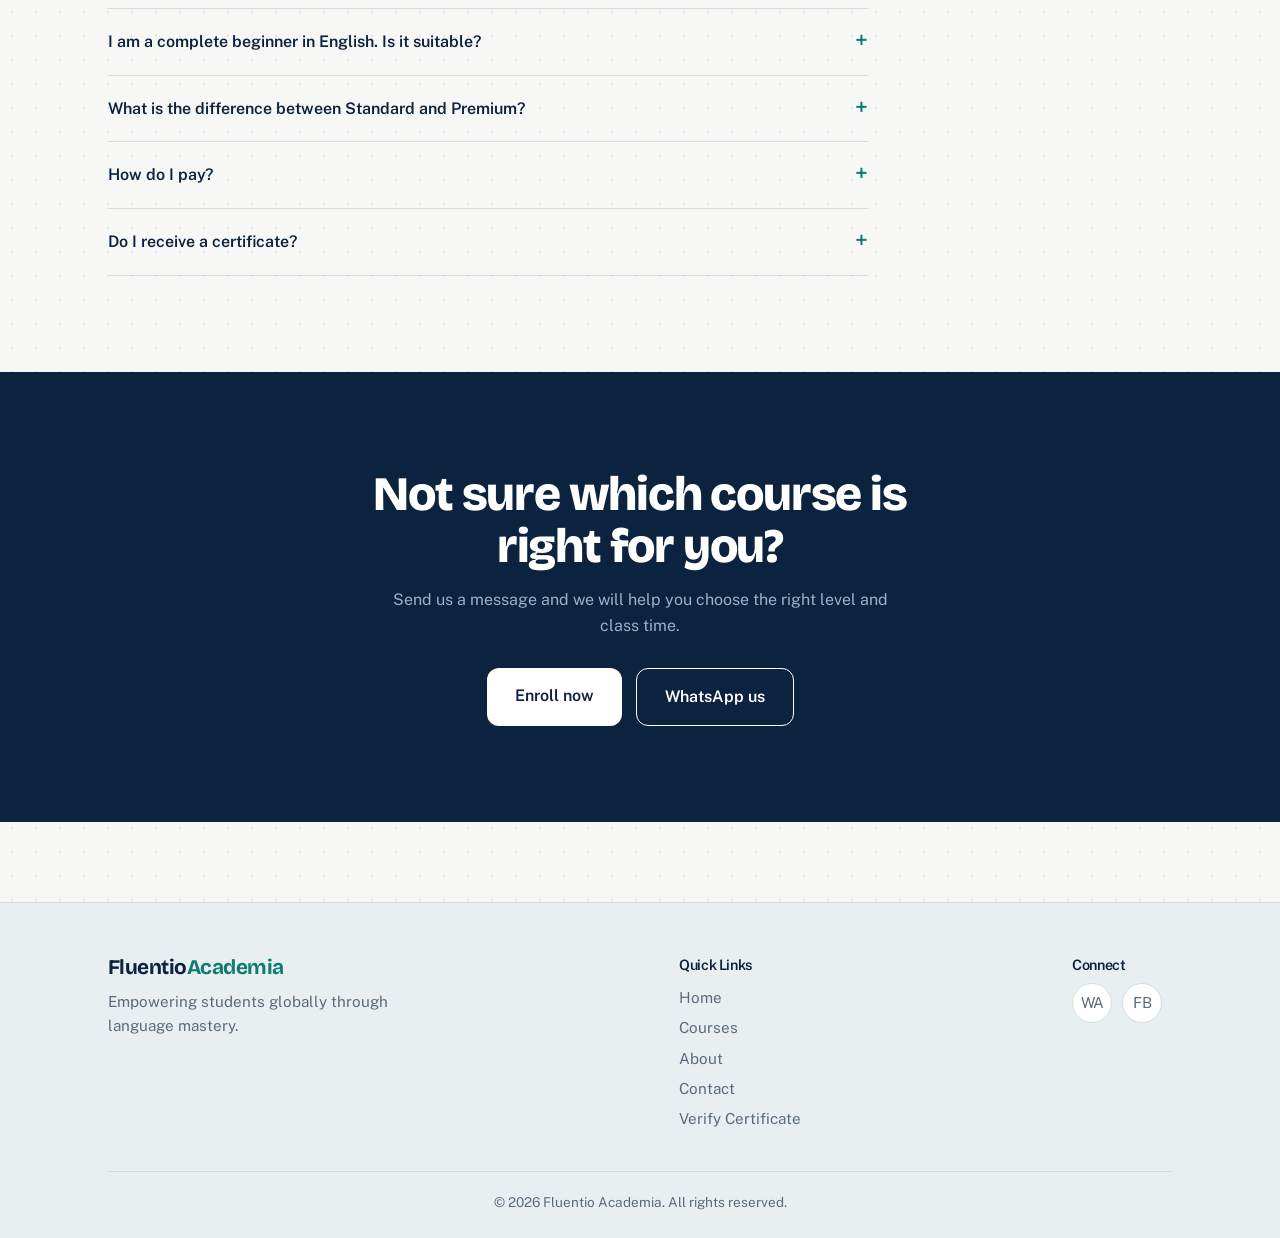
<file: courses.html>
<!DOCTYPE html>
<html lang="en">
<head>
    <meta charset="UTF-8">
    <meta name="viewport" content="width=device-width, initial-scale=1.0">
    <title>German & English Courses Online | Fluentio Academia</title>
    <meta name="description" content="Learn English and German online with Fluentio Academia. Speak English fluently in 30–60 days with live coaching, or start structured German A1, A2 and B1 courses built for real-world confidence.">
    <link rel="preconnect" href="https://fonts.googleapis.com">
    <link rel="preconnect" href="https://fonts.gstatic.com" crossorigin>
    <link rel="stylesheet" href="style.css">
     <link rel="canonical" href="https://muneebinu.github.io/Fluentio-Academia/courses.html">
        <meta property="og:type" content="website">
    <meta property="og:title" content="German & English Courses Online | Fluentio Academia">
    <meta property="og:description" content="Learn English and German online with Fluentio Academia. Speak English fluently in 30–60 days with live coaching, or start structured German A1, A2 and B1 courses built for real-world confidence.">
    <meta property="og:url" content="https://muneebinu.github.io/Fluentio-Academia/courses.html">
    <meta property="og:image" content="https://muneebinu.github.io/Fluentio-Academia/assets/logo.png">
    <meta name="twitter:card" content="summary">
    <meta name="twitter:title" content="German & English Courses Online | Fluentio Academia">
    <meta name="twitter:description" content="Learn English and German online with Fluentio Academia. Speak English fluently in 30–60 days with live coaching, or start structured German A1, A2 and B1 courses built for real-world confidence.">

    <script type="application/ld+json">
{
 "@context": "https://schema.org",
 "@graph": [
  {
   "@type": "Course",
   "name": "German A1 (Beginner)",
   "description": "Live online German course for beginners, preparing for the Goethe A1 Start Deutsch 1 exam.",
   "provider": {
    "@type": "EducationalOrganization",
    "name": "Fluentio Academia",
    "url": "https://muneebinu.github.io/Fluentio-Academia/"
   },
   "offers": {
    "@type": "Offer",
    "price": "35000",
    "priceCurrency": "PKR",
    "category": "Paid",
    "url": "https://muneebinu.github.io/Fluentio-Academia/courses.html"
   }
  },
  {
   "@type": "Course",
   "name": "German A2 (Elementary)",
   "description": "Live online elementary German course with exam-focused preparation for Goethe and ÖSD A2.",
   "provider": {
    "@type": "EducationalOrganization",
    "name": "Fluentio Academia",
    "url": "https://muneebinu.github.io/Fluentio-Academia/"
   },
   "offers": {
    "@type": "Offer",
    "price": "40000",
    "priceCurrency": "PKR",
    "category": "Paid",
    "url": "https://muneebinu.github.io/Fluentio-Academia/courses.html"
   }
  },
  {
   "@type": "Course",
   "name": "German B1 (Intermediate)",
   "description": "Live online intermediate German course covering opinions, formal writing and B1 exam preparation.",
   "provider": {
    "@type": "EducationalOrganization",
    "name": "Fluentio Academia",
    "url": "https://muneebinu.github.io/Fluentio-Academia/"
   },
   "offers": {
    "@type": "Offer",
    "price": "50000",
    "priceCurrency": "PKR",
    "category": "Paid",
    "url": "https://muneebinu.github.io/Fluentio-Academia/courses.html"
   }
  },
  {
   "@type": "Course",
   "name": "Spoken English: Standard Plan",
   "description": "Live group speaking classes for beginners and students.",
   "provider": {
    "@type": "EducationalOrganization",
    "name": "Fluentio Academia",
    "url": "https://muneebinu.github.io/Fluentio-Academia/"
   },
   "offers": {
    "@type": "Offer",
    "price": "11999",
    "priceCurrency": "PKR",
    "category": "Paid",
    "url": "https://muneebinu.github.io/Fluentio-Academia/courses.html"
   }
  },
  {
   "@type": "Course",
   "name": "Spoken English: Premium Plan",
   "description": "Small group or 1-on-1 speaking sessions with interview and IELTS speaking preparation.",
   "provider": {
    "@type": "EducationalOrganization",
    "name": "Fluentio Academia",
    "url": "https://muneebinu.github.io/Fluentio-Academia/"
   },
   "offers": {
    "@type": "Offer",
    "price": "17999",
    "priceCurrency": "PKR",
    "category": "Paid",
    "url": "https://muneebinu.github.io/Fluentio-Academia/courses.html"
   }
  }
 ]
}
</script>
    <style>
.page-head{padding:150px 0 70px;position:relative;isolation:isolate;overflow:hidden}
.page-head::before{content:"";position:absolute;z-index:-1;width:480px;height:480px;border-radius:50%;border:2px solid var(--line);right:-150px;top:30px}
.page-head h1{font-size:clamp(2.4rem,5.2vw,4rem);font-weight:800;max-width:760px}
.page-head p{font-size:1.2rem;color:var(--gray);margin:20px 0 28px;max-width:560px}
.jump{display:flex;gap:12px;flex-wrap:wrap}
.jump a{padding:10px 20px;border:1.5px solid var(--ink);border-radius:999px;font-weight:600;font-size:.95rem;color:var(--ink)}
.jump a:hover{background:var(--ink);color:#fff}
.sec-head{margin-bottom:48px}
.sec-head h2{font-size:clamp(2rem,4vw,3rem);font-weight:800}
.sec-head p{color:var(--gray);font-size:1.1rem;margin-top:12px;max-width:560px}
.band{background:var(--mist)}
.plans{display:grid;grid-template-columns:repeat(3,1fr);gap:22px;align-items:stretch}
.plans.two{grid-template-columns:repeat(2,1fr);max-width:820px}
.plan{display:flex;flex-direction:column;background:#fff;border:1px solid var(--line);border-radius:22px;padding:34px 30px;box-shadow:var(--shadow)}
.plan .tag{font-size:.82rem;font-weight:600;color:var(--teal);margin-bottom:6px}
.plan .lvl{margin:0;font-family:var(--font-head);font-size:3rem;font-weight:800;color:var(--ink);line-height:1}
.plan .sub{color:var(--gray);margin:8px 0 22px;min-height:3em}
.plan .price{font-family:var(--font-head);font-size:2.2rem;font-weight:800;color:var(--ink);letter-spacing:-.02em}
.plan .price small{font-family:var(--font-body);font-size:.9rem;font-weight:600;color:var(--gray);margin-right:6px}
.plan .note{font-size:.88rem;color:var(--gray);margin:2px 0 20px}
.plan hr{border:0;border-top:1px solid var(--line);margin:0 0 18px}
.ticks{margin-bottom:22px;flex:1}
.ticks li{position:relative;padding:5px 0 5px 26px;font-size:.96rem}
.ticks li::before{content:"";position:absolute;left:2px;top:12px;width:10px;height:6px;border-left:2.5px solid var(--teal);border-bottom:2.5px solid var(--teal);transform:rotate(-45deg)}
.outcome{background:var(--mist);border-radius:14px;padding:14px 16px;font-size:.92rem;margin-bottom:22px}
.outcome b{display:block;color:var(--ink);font-size:.8rem;margin-bottom:2px}
.plan .btn{text-align:center}
.plan.dark{background:var(--ink);border-color:var(--ink);color:#c4d0de}
.plan.dark .tag{color:#7fe0d4}.plan.dark .lvl,.plan.dark .price{color:#fff}
.plan.dark .sub,.plan.dark .note,.plan.dark .price small{color:#9fb0c4}
.plan.dark hr{border-color:rgba(255,255,255,.15)}
.plan.dark .ticks li::before{border-color:#7fe0d4}
.plan.dark .outcome{background:rgba(255,255,255,.08)}.plan.dark .outcome b{color:#fff}
.plan.dark .btn{background:#fff;color:var(--ink)!important}.plan.dark .btn:hover{background:var(--orange)}
.who{display:flex;gap:10px;flex-wrap:wrap;margin-bottom:40px}
.who span{background:#fff;border:1px solid var(--line);border-radius:999px;padding:8px 16px;font-size:.92rem;color:var(--ink);font-weight:500}
.tbl-wrap{overflow-x:auto;background:#fff;border:1px solid var(--line);border-radius:20px;margin-top:40px}
table.cmp{width:100%;border-collapse:collapse;min-width:480px}
.cmp th,.cmp td{padding:15px 20px;text-align:center;border-bottom:1px solid var(--line);font-size:.95rem}
.cmp th:first-child,.cmp td:first-child{text-align:left}
.cmp thead th{font-family:var(--font-head);color:var(--ink);font-size:1.05rem;background:var(--paper)}
.cmp tbody tr:last-child td{border-bottom:0}
.y{color:var(--teal);font-weight:800}.n{color:#b5c0c8}
.faq{max-width:760px}
.faq-item{border-bottom:1px solid var(--line)}
.faq-q{display:flex;justify-content:space-between;gap:20px;padding:20px 0;cursor:pointer;font-weight:600;color:var(--ink)}
.faq-q .arrow{color:var(--teal);font-size:1.4rem;line-height:1;transition:transform .25s}
.faq-a{max-height:0;overflow:hidden;color:var(--gray);transition:max-height .35s}
.faq-item.open .faq-a{max-height:300px;padding-bottom:20px}
.faq-item.open .arrow{transform:rotate(45deg)}
.cta-band{background:var(--ink);color:#c4d0de;text-align:center}
.cta-band h2{color:#fff;font-size:clamp(2rem,4vw,3rem);font-weight:800;max-width:640px;margin:0 auto}
.cta-band p{margin:14px auto 30px;max-width:520px;color:#9fb0c4}
.cta-band .actions{justify-content:center}
.cta-band .btn-primary{background:#fff;color:var(--ink)!important}.cta-band .btn-primary:hover{background:var(--orange)}
.cta-band .btn-secondary{border-color:#fff;color:#fff}.cta-band .btn-secondary:hover{border-color:var(--orange);color:var(--orange)}
@media(max-width:900px){.plans,.plans.two{grid-template-columns:1fr;max-width:520px}.page-head{padding:120px 0 50px}.plan .sub{min-height:0}}
</style>
</head>
<body>
<header id="header"><div class="container"><nav>
<div class="logo"><img src="assets/logo.png" alt="Fluentio Academia logo">Fluentio<span>Academia</span></div>
<ul class="nav-links">
<li><a href="index.html">Home</a></li><li><a href="courses.html" class="active">Courses</a></li><li><a href="about.html">About</a></li><li><a href="contact.html">Contact</a></li>
<li><a href="contact.html" class="btn btn-primary">Enroll</a></li></ul>
<div class="hamburger" aria-label="Menu"><span></span><span></span><span></span></div>
</nav></div></header>

<main>
<section class="page-head"><div class="container">
<h1>Choose your course.</h1>
<p>German from A1 to B1, and Spoken English. Live online classes with a teacher who corrects you as you speak.</p>
<div class="jump"><a href="#german">German courses</a><a href="#english">English courses</a></div>
</div></section>

<section class="sec" id="german"><div class="container">
<div class="sec-head"><h2>German, A1 to B1.</h2><p>Three levels that follow the European CEFR framework, each with its own price and clear outcome. Pay once per level.</p></div>
<div class="plans"><div class="plan reveal"><div class="tag">Beginner</div><h3 class="lvl" style="">A1</h3><p class="sub">Start your German journey from zero.</p><div class="price"><small>PKR</small>35,000</div><div class="note">One-time payment · 8-week intensive</div><hr><ul class="ticks"><li>Basic German grammar and sentence structure</li><li>Daily-life vocabulary: greetings, shopping and more</li><li>Live pronunciation coaching</li><li>Listening and speaking drills</li><li>Preparation for Goethe A1 Start Deutsch 1</li></ul><div class="outcome"><b>Your outcome</b>I can introduce myself and handle simple daily interactions in German.</div><a href="contact.html" class="btn btn-primary">Enroll in A1</a></div><div class="plan reveal"><div class="tag">Elementary</div><h3 class="lvl" style="">A2</h3><p class="sub">For learners who already know the basics.</p><div class="price"><small>PKR</small>40,000</div><div class="note">One-time payment · 10-week intensive</div><hr><ul class="ticks"><li>Past tense and more complex grammar</li><li>Professional communication basics</li><li>Interactive group discussions</li><li>Exam-focused preparation (Goethe / ÖSD)</li><li>Access to the Fluentio German community</li></ul><div class="outcome"><b>Your outcome</b>I can communicate in routine tasks and describe my background.</div><a href="contact.html" class="btn btn-primary">Enroll in A2</a></div><div class="plan dark reveal"><div class="tag">Intermediate</div><h3 class="lvl" style="">B1</h3><p class="sub">Move from routine German to confident, independent use.</p><div class="price"><small>PKR</small>50,000</div><div class="note">One-time payment · intensive course</div><hr><ul class="ticks"><li>Subordinate clauses and advanced grammar</li><li>Expressing opinions and discussing everyday topics</li><li>Formal and informal letter and email writing</li><li>Speaking practice with mock oral exams</li><li>Exam-focused preparation (Goethe / ÖSD B1)</li><li>Access to the Fluentio German community</li></ul><div class="outcome"><b>Your outcome</b>I can handle most everyday situations, describe experiences and explain my opinions in German.</div><a href="contact.html" class="btn btn-primary">Enroll in B1</a></div></div>
<div class="tbl-wrap reveal"><table class="cmp"><thead><tr><th>What you learn</th><th>A1</th><th>A2</th><th>B1</th></tr></thead><tbody><tr><td>Goethe / ÖSD exam readiness</td><td><span class="y">&#10003;</span></td><td><span class="y">&#10003;</span></td><td><span class="y">&#10003;</span></td></tr><tr><td>Vocabulary for daily life</td><td><span class="y">&#10003;</span></td><td><span class="y">&#10003;</span></td><td><span class="y">&#10003;</span></td></tr><tr><td>Complex sentence structures</td><td><span class="n">&mdash;</span></td><td><span class="y">&#10003;</span></td><td><span class="y">&#10003;</span></td></tr><tr><td>Professional email writing</td><td><span class="n">&mdash;</span></td><td><span class="y">&#10003;</span></td><td><span class="y">&#10003;</span></td></tr><tr><td>Fluency in social situations</td><td><span class="n">&mdash;</span></td><td><span class="y">&#10003;</span></td><td><span class="y">&#10003;</span></td></tr><tr><td>Expressing opinions and discussing topics</td><td><span class="n">&mdash;</span></td><td><span class="n">&mdash;</span></td><td><span class="y">&#10003;</span></td></tr><tr><td>Formal letter writing</td><td><span class="n">&mdash;</span></td><td><span class="n">&mdash;</span></td><td><span class="y">&#10003;</span></td></tr></tbody></table></div>
</div></section>

<section class="sec band" id="english"><div class="container">
<div class="sec-head"><h2>Spoken English.</h2><p>Practical speaking classes for interviews, work and everyday life. No hidden fees and no long-term contracts.</p></div>
<div class="who"><span>Students</span><span>Job seekers</span><span>Freelancers</span><span>Visa aspirants</span><span>Complete beginners</span></div>
<div class="plans two"><div class="plan reveal"><div class="tag">Standard plan</div><h3 class="lvl" style="font-size:1.9rem;line-height:1.1">Speak English<br>without fear</h3><p class="sub">Ideal for beginners and students.</p><div class="price"><small>PKR</small>11,999</div><div class="note">One-time payment · 30–45 days</div><hr><ul class="ticks"><li>Live group speaking classes (online)</li><li>Daily speaking tasks and challenges</li><li>Real-life conversation practice</li><li>Confidence-building exercises</li><li>Basic writing: WhatsApp and email English</li><li>Practical, with no heavy grammar theory</li><li>Completion certificate</li></ul><div class="outcome"><b>Your outcome</b>I can speak English without fear or hesitation.</div><a href="contact.html" class="btn btn-primary">Enroll in Standard</a></div><div class="plan dark reveal"><div class="tag">Premium plan</div><h3 class="lvl" style="font-size:1.9rem;line-height:1.1">Fluent and<br>interview-ready</h3><p class="sub">For serious learners and job seekers.</p><div class="price"><small>PKR</small>17,999</div><div class="note">One-time payment · 45–60 days</div><hr><ul class="ticks"><li>Everything in Standard</li><li>Small group or 1-on-1 speaking sessions</li><li>Personal feedback on your speaking mistakes</li><li>Advanced speaking and debate sessions</li><li>Interview preparation (English for jobs)</li><li>Weekly progress tracking and reports</li><li>Priority WhatsApp support</li><li>IELTS speaking exam preparation</li><li>Premium completion certificate</li></ul><div class="outcome"><b>Your outcome</b>I am fluent, confident and interview-ready in English.</div><a href="contact.html" class="btn btn-primary">Enroll in Premium</a></div></div>
<div class="tbl-wrap reveal"><table class="cmp"><thead><tr><th>What you learn</th><th>Standard<br><small>PKR 11,999</small></th><th>Premium<br><small>PKR 17,999</small></th></tr></thead><tbody><tr><td>Live group speaking classes</td><td><span class="y">&#10003;</span></td><td><span class="y">&#10003;</span></td></tr><tr><td>Daily speaking tasks</td><td><span class="y">&#10003;</span></td><td><span class="y">&#10003;</span></td></tr><tr><td>Real-life conversation practice</td><td><span class="y">&#10003;</span></td><td><span class="y">&#10003;</span></td></tr><tr><td>Confidence-building exercises</td><td><span class="y">&#10003;</span></td><td><span class="y">&#10003;</span></td></tr><tr><td>Completion certificate</td><td><span class="y">&#10003;</span></td><td><span class="y">&#10003;</span></td></tr><tr><td>1-on-1 or small-group sessions</td><td><span class="n">&mdash;</span></td><td><span class="y">&#10003;</span></td></tr><tr><td>Personal speaking feedback</td><td><span class="n">&mdash;</span></td><td><span class="y">&#10003;</span></td></tr><tr><td>Interview preparation English</td><td><span class="n">&mdash;</span></td><td><span class="y">&#10003;</span></td></tr><tr><td>Advanced debate sessions</td><td><span class="n">&mdash;</span></td><td><span class="y">&#10003;</span></td></tr><tr><td>IELTS speaking prep</td><td><span class="n">&mdash;</span></td><td><span class="y">&#10003;</span></td></tr><tr><td>Weekly progress tracking</td><td><span class="n">&mdash;</span></td><td><span class="y">&#10003;</span></td></tr><tr><td>Priority WhatsApp support</td><td><span class="n">&mdash;</span></td><td><span class="y">&#10003;</span></td></tr></tbody></table></div>
</div></section>

<section class="sec"><div class="container">
<div class="sec-head"><h2>Questions, answered.</h2></div>
<div class="faq reveal"><div class="faq-item open"><div class="faq-q">Are the classes live or recorded?<span class="arrow">+</span></div><div class="faq-a">All classes are live on Zoom or Google Meet. Real speaking confidence comes from practising with a real instructor. Recordings are shared after each session.</div></div><div class="faq-item"><div class="faq-q">Which German level should I start with?<span class="arrow">+</span></div><div class="faq-a">If you have never studied German, start with A1. If you already know the basics, message us on WhatsApp and we will help you choose the right level.</div></div><div class="faq-item"><div class="faq-q">How long are the German courses?<span class="arrow">+</span></div><div class="faq-a">A1 is an 8-week intensive and A2 is a 10-week intensive. Message us for the B1 schedule.</div></div><div class="faq-item"><div class="faq-q">I am a complete beginner in English. Is it suitable?<span class="arrow">+</span></div><div class="faq-a">Yes. The Standard plan is designed for beginners. We start from everyday spoken English and build up, with no heavy grammar theory.</div></div><div class="faq-item"><div class="faq-q">What is the difference between Standard and Premium?<span class="arrow">+</span></div><div class="faq-a">Standard is group-based and ideal for general fluency. Premium adds 1-on-1 sessions, personal feedback, interview preparation and weekly progress tracking.</div></div><div class="faq-item"><div class="faq-q">How do I pay?<span class="arrow">+</span></div><div class="faq-a">You can pay by EasyPaisa, JazzCash or bank transfer. Message us on WhatsApp and we will guide you through enrollment.</div></div><div class="faq-item"><div class="faq-q">Do I receive a certificate?<span class="arrow">+</span></div><div class="faq-a">Yes. Certificates carry a QR code and can be verified on our website.</div></div></div>
</div></section>

<section class="sec cta-band"><div class="container">
<h2>Not sure which course is right for you?</h2>
<p>Send us a message and we will help you choose the right level and class time.</p>
<div class="actions"><a href="contact.html" class="btn btn-primary">Enroll now</a><a href="https://wa.me/923415102172" class="btn btn-secondary" target="_blank" rel="noopener">WhatsApp us</a></div>
</div></section>
</main>

<footer><div class="container">
<div class="footer-content">
<div><h3>Fluentio<span>Academia</span></h3><p style="max-width:300px;margin-top:10px">Empowering students globally through language mastery.</p></div>
<div><h4>Quick Links</h4><ul style="margin-top:10px;line-height:2"><li><a href="index.html">Home</a></li><li><a href="courses.html">Courses</a></li><li><a href="about.html">About</a></li><li><a href="contact.html">Contact</a></li><li><a href="verify.html">Verify Certificate</a></li></ul></div>
<div><h4>Connect</h4><div class="socials" style="margin-top:10px"><a href="https://wa.me/923415102172" target="_blank" rel="noopener" aria-label="WhatsApp">WA</a><a href="https://www.facebook.com/profile.php?id=61594487991673" target="_blank" rel="noopener" aria-label="Facebook">FB</a></div></div>
</div>
<div style="border-top:1px solid var(--line);padding-top:20px;text-align:center;font-size:.85rem">&copy; <span id="year"></span> Fluentio Academia. All rights reserved.</div>
</div></footer>

<script src="script.js"></script>
<script>
document.querySelectorAll('.faq-q').forEach(function(q){q.addEventListener('click',function(){
var item=q.parentElement,isOpen=item.classList.contains('open');
document.querySelectorAll('.faq-item').forEach(function(i){i.classList.remove('open')});
if(!isOpen)item.classList.add('open');});});
</script>
</body>
</html>
</file>
<file: style.css>
@import url('https://fonts.googleapis.com/css2?family=Bricolage+Grotesque:opsz,wght@12..96,600;12..96,800&family=Public+Sans:wght@400;500;600&display=swap');

/* ===== Fluentio Academia design system ===== */
:root{
  --ink:#0c2340; --text:#2b3b4e; --gray:#5c6b7c; --paper:#f7f8f6; --mist:#e9eff0; --line:#d3dde0;
  --teal:#0e7c72; --teal-l:#1fa89a; --orange:#f08a24;
  --der:#2f6fde; --die:#d9485b; --das:#2e9e6b;
  /* names used by older page styles, mapped to the new palette */
  --primary:var(--teal); --primary-dark:#0a5f57; --secondary:var(--orange); --green:var(--teal); --accent:var(--orange);
  --dark:var(--ink); --light:var(--paper); --glass:rgba(255,255,255,.7); --glass-border:var(--line);
  --shadow:0 14px 30px -22px rgba(12,35,64,.45); --radius:18px;
  --font-head:'Bricolage Grotesque','Segoe UI',Arial,sans-serif; --font-body:'Public Sans','Segoe UI',Arial,sans-serif;
}
*{margin:0;padding:0;box-sizing:border-box}
html{scroll-behavior:smooth}
body{font-family:var(--font-body);color:var(--text);line-height:1.6;overflow-x:hidden;-webkit-font-smoothing:antialiased;
  background-color:var(--paper);background-image:radial-gradient(rgba(12,35,64,.09) 1px,transparent 1.3px);background-size:24px 24px}
h1,h2,h3,h4{font-family:var(--font-head);color:var(--ink);line-height:1.1;letter-spacing:-.025em}
a{text-decoration:none;color:inherit;transition:.2s}ul{list-style:none}img{max-width:100%;display:block}
:focus-visible{outline:3px solid var(--teal-l);outline-offset:3px;border-radius:6px}
.container{max-width:1120px;margin:0 auto;padding:0 28px}
.section-padding{padding:96px 0}.sec{padding:96px 0}
.text-center{text-align:center}
.gradient-text{color:var(--teal);background:none;-webkit-text-fill-color:currentColor}

/* buttons */
.btn{display:inline-block;padding:15px 28px;border-radius:12px;font-weight:600;font-size:1rem;cursor:pointer;border:0;transition:background .2s,transform .2s,border-color .2s}
.btn-primary{background:var(--ink);color:#fff!important}
.btn-primary:hover{background:var(--teal);transform:translateY(-2px)}
.btn-secondary{background:transparent;color:var(--ink);border:1.5px solid var(--ink)}
.btn-secondary:hover{border-color:var(--teal);color:var(--teal);transform:translateY(-2px)}

/* header */
header{position:fixed;top:0;left:0;right:0;z-index:1000;padding:16px 0;transition:background .3s,box-shadow .3s,padding .3s}
header.scrolled{background:rgba(247,248,246,.92);-webkit-backdrop-filter:blur(14px);backdrop-filter:blur(14px);padding:10px 0;box-shadow:0 1px 0 var(--line)}
nav{display:flex;justify-content:space-between;align-items:center}
.logo{display:flex;align-items:center;gap:10px;font-family:var(--font-head);font-weight:800;font-size:1.25rem;color:var(--ink);letter-spacing:-.02em}
.logo span{color:var(--teal)}.logo img{height:36px;width:auto}
.nav-links{display:flex;align-items:center;gap:28px;font-size:.95rem;font-weight:500}
.nav-links a:not(.btn){color:var(--text)}
.nav-links a:not(.btn):hover,.nav-links a.active{color:var(--teal)}
.nav-links .btn{padding:10px 20px;font-size:.92rem}
.hamburger{display:none;cursor:pointer;flex-direction:column;gap:6px;padding:8px}
.hamburger span{width:24px;height:2px;background:var(--ink);border-radius:2px;transition:.3s}

/* home: hero */
.hero{position:relative;isolation:isolate;overflow:hidden;padding:150px 0 100px}
.hero::before{content:"";position:absolute;z-index:-1;width:560px;height:560px;border-radius:50%;border:2px solid var(--line);right:-170px;top:30px}
.hero::after{content:"";position:absolute;z-index:-1;width:170px;height:170px;border-radius:0 170px 0 0;background:var(--teal-l);opacity:.14;left:-50px;bottom:24px}
.hero-grid{display:grid;grid-template-columns:1.15fr .85fr;gap:60px;align-items:center}
.hero h1{font-size:clamp(2.6rem,5.6vw,4.6rem);font-weight:800}
.hero p.lead{font-size:1.2rem;color:var(--gray);margin:24px 0 34px;max-width:520px}
.actions{display:flex;gap:14px;flex-wrap:wrap}
.byline{margin-top:36px;padding-top:20px;border-top:1px solid var(--line);font-size:.92rem;color:var(--gray);max-width:520px}
.byline b{color:var(--ink);font-weight:600}
.words{display:flex;flex-direction:column;gap:14px}
.word{display:flex;align-items:center;gap:16px;background:#fff;border:1px solid var(--line);border-radius:18px;padding:20px 22px;box-shadow:var(--shadow);animation:rise .7s both}
.word:nth-child(2){margin-left:34px;animation-delay:.15s}.word:nth-child(3){margin-left:68px;animation-delay:.3s}
.art{flex:none;min-width:54px;text-align:center;padding:5px 12px;border-radius:8px;color:#fff;font-weight:600;font-size:.95rem}
.art.der{background:var(--der)}.art.die{background:var(--die)}.art.das{background:var(--das)}
.word strong{font-family:var(--font-head);font-size:1.6rem;color:var(--ink);letter-spacing:-.02em;line-height:1.1}
.word .en{margin-left:auto;color:var(--gray);font-size:.9rem}
.words-cap{margin:6px 0 0 4px;color:var(--gray);font-size:.9rem}
@keyframes rise{from{opacity:0;transform:translateY(18px)}to{opacity:1;transform:none}}

/* home: sections */
h2.big{font-size:clamp(2rem,4vw,3.1rem);font-weight:800;max-width:640px}
.kicker-p{color:var(--gray);font-size:1.1rem;margin-top:14px;max-width:560px}
.levels{background:var(--mist)}
.track{position:relative;display:grid;grid-template-columns:repeat(3,1fr);gap:36px;margin-top:56px}
.track::before{content:"";position:absolute;left:0;right:0;top:19px;height:2px;background:var(--line)}
.lv{position:relative;padding-top:56px}
.lv::before{content:"";position:absolute;top:8px;left:0;width:24px;height:24px;border-radius:50%;background:var(--paper);border:3px solid var(--teal-l)}
.lv:last-child::before{background:var(--orange);border-color:var(--orange)}
.lv h3{font-size:2.4rem;font-weight:800}.lv p{margin-top:8px;max-width:300px}
.more{display:inline-block;margin-top:44px;font-weight:600;color:var(--teal);border-bottom:2px solid currentColor}
.why-grid{display:grid;grid-template-columns:1fr 1fr;gap:70px;align-items:start}
.points li{padding:22px 0 22px 24px;border-left:3px solid var(--teal-l);margin-bottom:6px}
.points li:nth-child(2){border-color:var(--orange)}
.points h3{font-size:1.25rem;font-weight:600;font-family:var(--font-body);letter-spacing:-.01em;margin-bottom:4px}
.points p{color:var(--gray)}
.teach{background:#fff;border-top:1px solid var(--line);border-bottom:1px solid var(--line)}
.teach-grid{display:grid;grid-template-columns:240px 1fr;gap:56px;align-items:center}
.teach img{width:240px;height:320px;object-fit:cover;object-position:top;border-radius:20px}
.teach h2{font-size:clamp(1.8rem,3.4vw,2.5rem);font-weight:800}
.role{color:var(--teal);font-weight:600;margin:6px 0 16px}.bio{max-width:560px}
.verify{background:var(--ink);color:#c4d0de}
.verify h2{color:#fff}.verify .kicker-p{color:#9fb0c4}
.verify-grid{display:grid;grid-template-columns:1fr 1fr;gap:70px;align-items:center}
.record{background:var(--paper);color:var(--text);border-radius:20px;padding:30px;box-shadow:0 30px 50px -30px rgba(0,0,0,.6)}
.record .lab{font-size:.8rem;color:var(--gray);margin-bottom:14px}
.record .ok{display:inline-block;background:#dff3ea;color:#16714b;font-weight:600;padding:6px 14px;border-radius:999px;font-size:.9rem;margin-bottom:16px}
.record h3{font-size:1.8rem;font-weight:800}.record .c{color:var(--teal);font-weight:600;margin:2px 0 18px}
.record dl{display:grid;grid-template-columns:auto 1fr;gap:6px 18px;font-size:.92rem;border-top:1px solid var(--line);padding-top:14px}
.record dt{color:var(--gray)}.record dd{color:var(--ink);font-weight:500}
.verify .btn{margin-top:30px;background:#fff;color:var(--ink)!important}.verify .btn:hover{background:var(--orange)}
.closing-box{display:flex;justify-content:space-between;align-items:center;gap:30px;flex-wrap:wrap}
.closing-box h2{font-size:clamp(2rem,4vw,3rem);font-weight:800;max-width:560px}

/* shared components used by about / courses / contact */
.feature-grid,.pricing-grid{display:grid;grid-template-columns:repeat(auto-fit,minmax(300px,1fr));gap:28px;margin-top:50px}
.pricing-grid{max-width:900px;margin:60px auto 0;padding-top:40px;gap:32px}
.card{background:#fff;padding:34px;border-radius:var(--radius);box-shadow:var(--shadow);border:1px solid var(--line);transition:transform .3s,border-color .3s;position:relative}
.card:hover{transform:translateY(-4px);border-color:var(--teal-l)}
.icon-box{width:56px;height:56px;background:var(--mist);border-radius:14px;display:flex;align-items:center;justify-content:center;margin-bottom:20px;font-size:1.5rem}
.course-card{display:flex;flex-direction:column;height:100%}
.course-header{margin-bottom:20px;border-bottom:1px solid var(--line);padding-bottom:20px}
.price-tag{font-size:2rem;font-weight:800;color:var(--ink);display:block;margin-top:10px}
.price-tag span{font-size:1rem;color:var(--gray);font-weight:500}
.course-features li{margin-bottom:12px;color:var(--gray);display:flex;gap:10px}
.course-features li::before{content:'✓';color:var(--teal);font-weight:800}
.badge{position:absolute;top:20px;right:20px;background:var(--orange);color:var(--ink);padding:5px 12px;border-radius:20px;font-size:.75rem;font-weight:700;text-transform:uppercase}
.founder-grid{display:grid;grid-template-columns:repeat(auto-fit,minmax(300px,1fr));gap:40px}
.founder-card{text-align:center;display:flex;flex-direction:column;align-items:center;padding:40px 25px}
.founder-img{width:200px;height:200px;border-radius:50%;object-fit:cover;object-position:top center;margin-bottom:25px;border:5px solid #fff;box-shadow:var(--shadow);background:#eee}
.social-handle{color:var(--teal);font-weight:600;font-size:.95rem;margin-bottom:5px}
.contact-wrapper{display:grid;grid-template-columns:.8fr 1.2fr;gap:36px;align-items:start}
.contact-info{background:#fff;border:1px solid var(--line);border-radius:var(--radius);padding:34px;box-shadow:var(--shadow)}
.contact-info a[href*="wa.me"]{color:var(--teal)!important;font-weight:600!important}

footer{background:var(--mist);padding:54px 0 24px;margin-top:80px;border-top:1px solid var(--line);color:var(--gray);font-size:.95rem}
.footer-content{display:flex;justify-content:space-between;flex-wrap:wrap;gap:40px;margin-bottom:36px}
.footer-content h3{font-size:1.3rem}.footer-content h3 span{color:var(--teal)}
.footer-content h4{font-family:var(--font-body);font-size:.9rem;font-weight:600}
.footer-content li a:hover{color:var(--teal)}
.socials a{width:40px;height:40px;background:#fff;border:1px solid var(--line);display:inline-flex;align-items:center;justify-content:center;border-radius:50%;margin-right:10px}
.socials a:hover{background:var(--teal);color:#fff;border-color:var(--teal)}

.reveal{opacity:0;transform:translateY(24px);transition:opacity .8s ease-out,transform .8s ease-out}
.reveal.active{opacity:1;transform:none}

@media(max-width:900px){
  .section-padding,.sec{padding:70px 0}.hero{padding:120px 0 70px}
  .hero-grid,.why-grid,.verify-grid,.contact-wrapper{grid-template-columns:1fr;gap:40px}
  .word:nth-child(2),.word:nth-child(3){margin-left:0}
  .track{grid-template-columns:1fr;gap:6px;padding-left:34px}
  .track::before{left:11px;right:auto;top:0;bottom:0;width:2px;height:auto}
  .lv{padding:0 0 30px}.lv::before{left:-34px;top:6px}
  .teach-grid{grid-template-columns:1fr;gap:30px}.teach img{width:200px;height:266px}
  .hamburger{display:flex;z-index:1001}
  .nav-links{position:fixed;top:0;right:-100%;height:100vh;width:72%;background:var(--paper);flex-direction:column;justify-content:center;align-items:center;gap:26px;font-size:1.1rem;box-shadow:-10px 0 30px rgba(12,35,64,.12);transition:right .4s}
  .nav-links.mobile-active{right:0}
}
@media(prefers-reduced-motion:reduce){*{animation:none!important;transition:none!important;scroll-behavior:auto!important}.reveal{opacity:1;transform:none}}

/* shared page blocks */
.page-head{padding:150px 0 70px;position:relative;isolation:isolate;overflow:hidden}
.page-head::before{content:"";position:absolute;z-index:-1;width:480px;height:480px;border-radius:50%;border:2px solid var(--line);right:-150px;top:30px}
.page-head h1{font-size:clamp(2.4rem,5.2vw,4rem);font-weight:800;max-width:760px}
.page-head p{font-size:1.2rem;color:var(--gray);margin:20px 0 0;max-width:580px}
.sec-head{margin-bottom:48px}
.sec-head h2{font-size:clamp(2rem,4vw,3rem);font-weight:800}
.sec-head p{color:var(--gray);font-size:1.1rem;margin-top:12px;max-width:560px}
.band{background:var(--mist)}
.cta-band{background:var(--ink);color:#c4d0de;text-align:center}
.cta-band h2{color:#fff;font-size:clamp(2rem,4vw,3rem);font-weight:800;max-width:640px;margin:0 auto}
.cta-band p{margin:14px auto 30px;max-width:520px;color:#9fb0c4}
.cta-band .actions{justify-content:center}
.cta-band .btn-primary{background:#fff;color:var(--ink)!important}.cta-band .btn-primary:hover{background:var(--orange)}
.cta-band .btn-secondary{border-color:#fff;color:#fff}.cta-band .btn-secondary:hover{border-color:var(--orange);color:var(--orange)}
@media(max-width:900px){.page-head{padding:120px 0 50px}}
</file>
